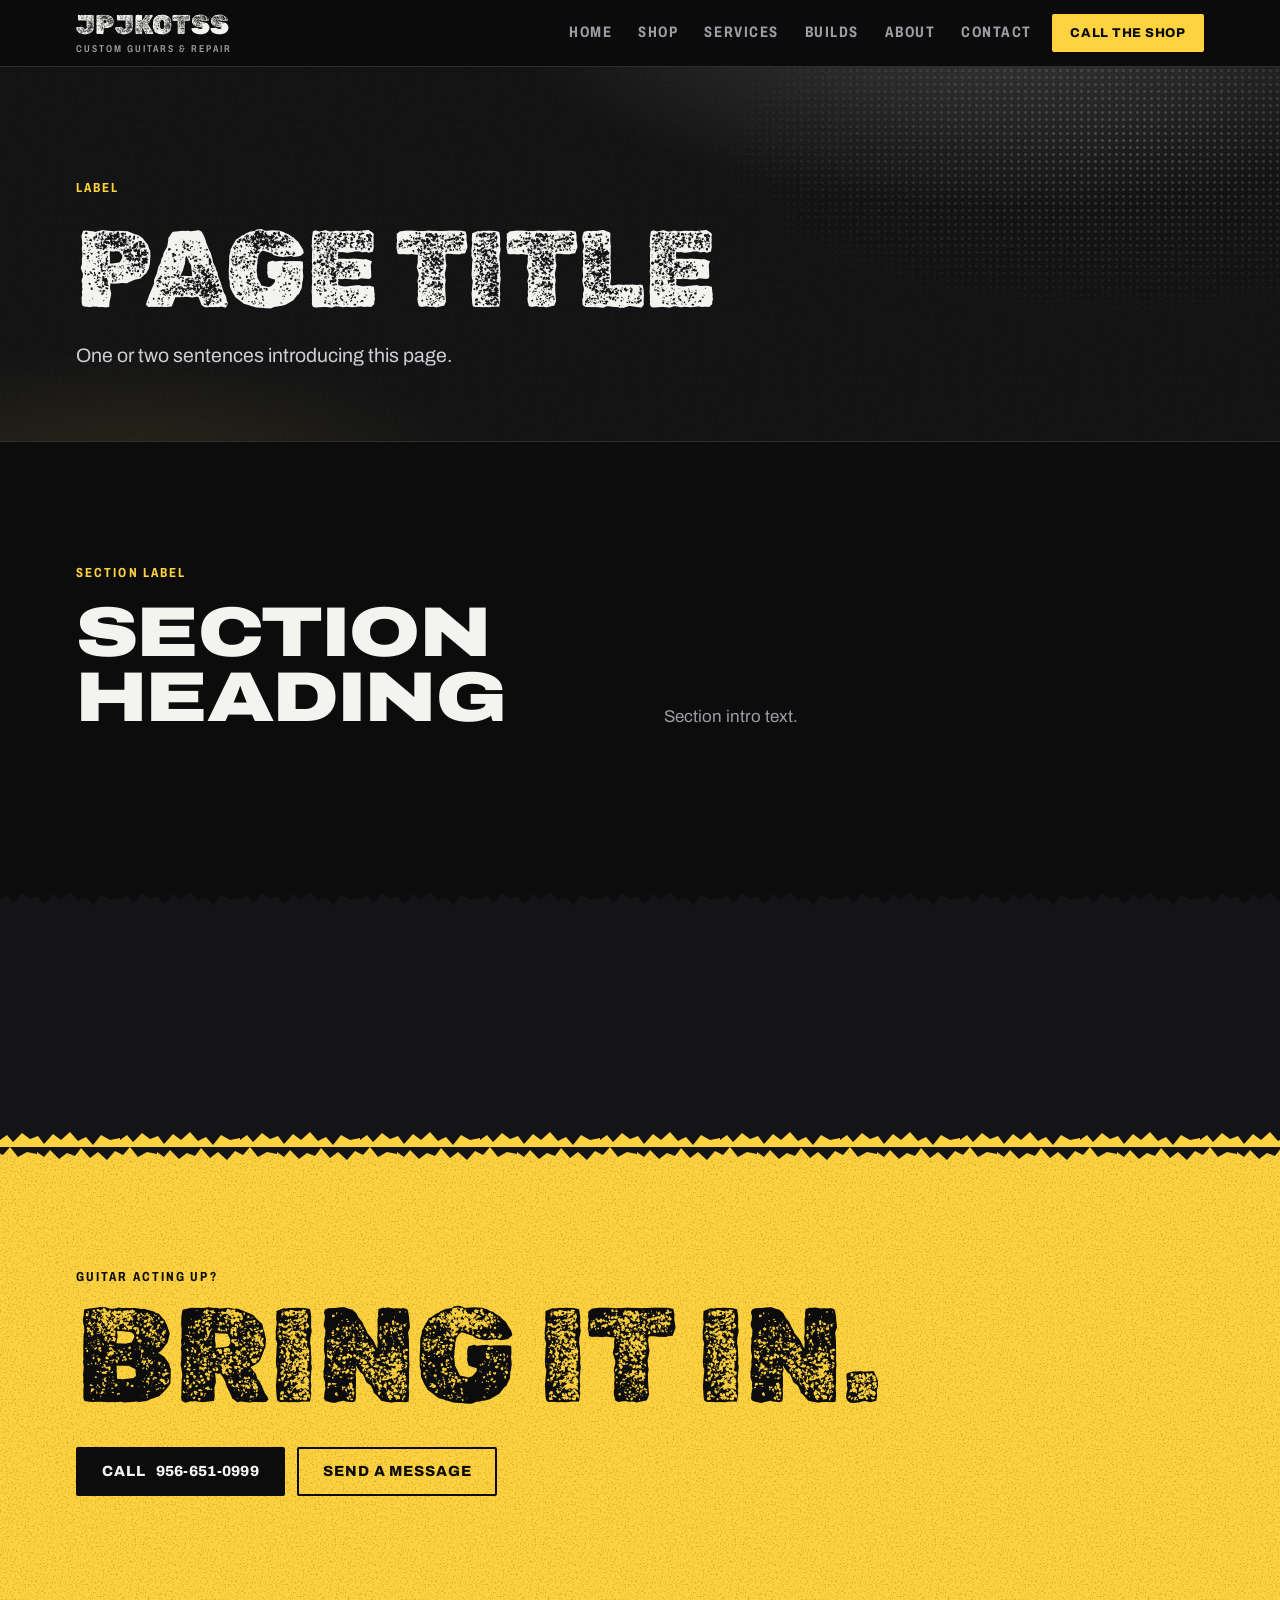
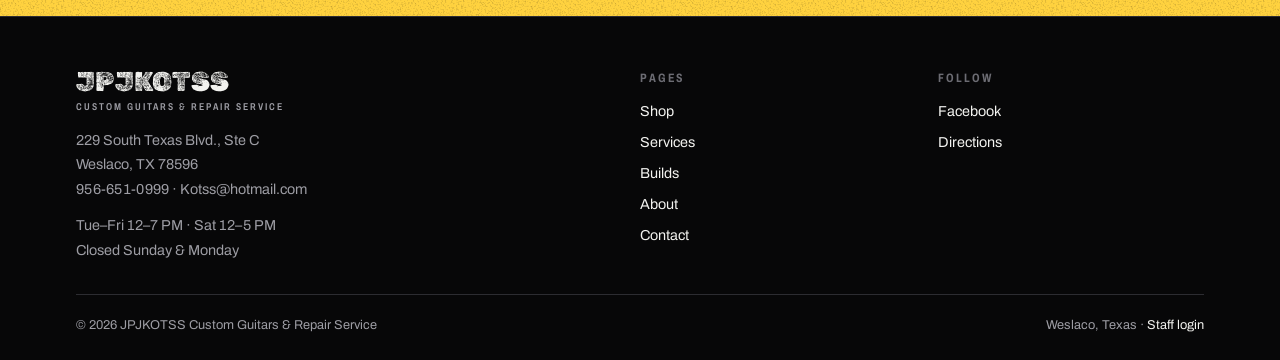
<file: _template.html>
<!DOCTYPE html>
<html lang="en">
<head>
  <meta charset="utf-8">
  <meta name="viewport" content="width=device-width, initial-scale=1, viewport-fit=cover">
  <title>New Page | JPJKOTSS Custom Guitars &amp; Repair</title>
  <meta name="description" content="Describe this page in one sentence for search results.">
  <link rel="preconnect" href="https://fonts.googleapis.com">
  <link rel="preconnect" href="https://fonts.gstatic.com" crossorigin>
  <link rel="stylesheet" href="https://fonts.googleapis.com/css2?family=Archivo:ital,wdth,wght@0,62..125,400..900;1,62..125,400..900&amp;family=Rubik+Dirt&amp;display=swap">
  <link rel="stylesheet" href="css/styles.css">
</head>
<body>
  <a class="skip" href="#main">Skip to content</a>

  <!-- header: same on every page -->
  <header class="nav">
    <div class="wrap">
      <a class="brand" href="index.html">JPJKOTSS<small>Custom Guitars &amp; Repair</small></a>
      <ul class="nav-links" id="nav-links">
        <li><a href="index.html">Home</a></li>
        <li><a href="shop.html">Shop</a></li>
        <li><a href="services.html">Services</a></li>
        <li><a href="builds.html">Builds</a></li>
        <li><a href="about.html">About</a></li>
        <li><a href="contact.html">Contact</a></li>
      </ul>
      <a class="btn btn-primary" href="tel:+19566510999">Call the shop</a>
      <button class="menu-btn" type="button" aria-controls="nav-links" aria-expanded="false" aria-label="Menu"><span></span></button>
    </div>
  </header>

  <main id="main">
    <!-- copy this file for a new page. update the title + description, and add the link to the header/footer on every page -->
    <section class="hero page">
      <div class="wrap">
        <p class="eyebrow">Label</p>
        <h1>Page title</h1>
        <p class="tag">One or two sentences introducing this page.</p>
      </div>
    </section>

    <section>
      <div class="wrap">
        <div class="sec-head">
          <p class="eyebrow">Section label</p>
          <h2>Section heading</h2>
          <p class="lede">Section intro text.</p>
        </div>
        <!-- content here -->
      </div>
    </section>

    <section class="alt">
      <div class="wrap">
        <!-- .alt = alternate background -->
      </div>
    </section>

    <section class="cta-band">
      <div class="wrap">
        <div>
          <p class="eyebrow">Guitar acting up?</p>
          <h2>Bring it in.</h2>
        </div>
        <div class="cta-row">
          <a class="btn btn-dark" href="tel:+19566510999">Call <span class="num">956-651-0999</span></a>
          <a class="btn btn-line" href="contact.html">Send a message</a>
        </div>
      </div>
    </section>
  </main>

  <!-- footer: same on every page -->
  <footer class="site-footer">
    <div class="wrap">
      <div>
        <a class="brand" href="index.html">JPJKOTSS<small>Custom Guitars &amp; Repair Service</small></a>
        <address>229 South Texas Blvd., Ste C<br>Weslaco, TX 78596<br><span class="num">956-651-0999</span> · Kotss@hotmail.com</address>
        <p class="foot-hours">Tue–Fri 12–7 PM · Sat 12–5 PM<br>Closed Sunday &amp; Monday</p>
      </div>
      <div>
        <h4>Pages</h4>
        <ul>
          <li><a href="shop.html">Shop</a></li>
          <li><a href="services.html">Services</a></li>
          <li><a href="builds.html">Builds</a></li>
          <li><a href="about.html">About</a></li>
          <li><a href="contact.html">Contact</a></li>
        </ul>
      </div>
      <div>
        <h4>Follow</h4>
        <ul>
          <li><a href="https://www.facebook.com/profile.php?id=100082822060140" target="_blank" rel="noopener">Facebook</a></li>
          <li><a href="https://www.google.com/maps/search/?api=1&amp;query=229+South+Texas+Blvd+Ste+C+Weslaco+TX+78596" target="_blank" rel="noopener">Directions</a></li>
        </ul>
      </div>
      <p class="legal"><span>© <span data-year>2026</span> JPJKOTSS Custom Guitars &amp; Repair Service</span><span>Weslaco, Texas · <a href="admin/login.html">Staff login</a></span></p>
    </div>
  </footer>

  <script src="js/main.js"></script>
</body>
</html>
</file>
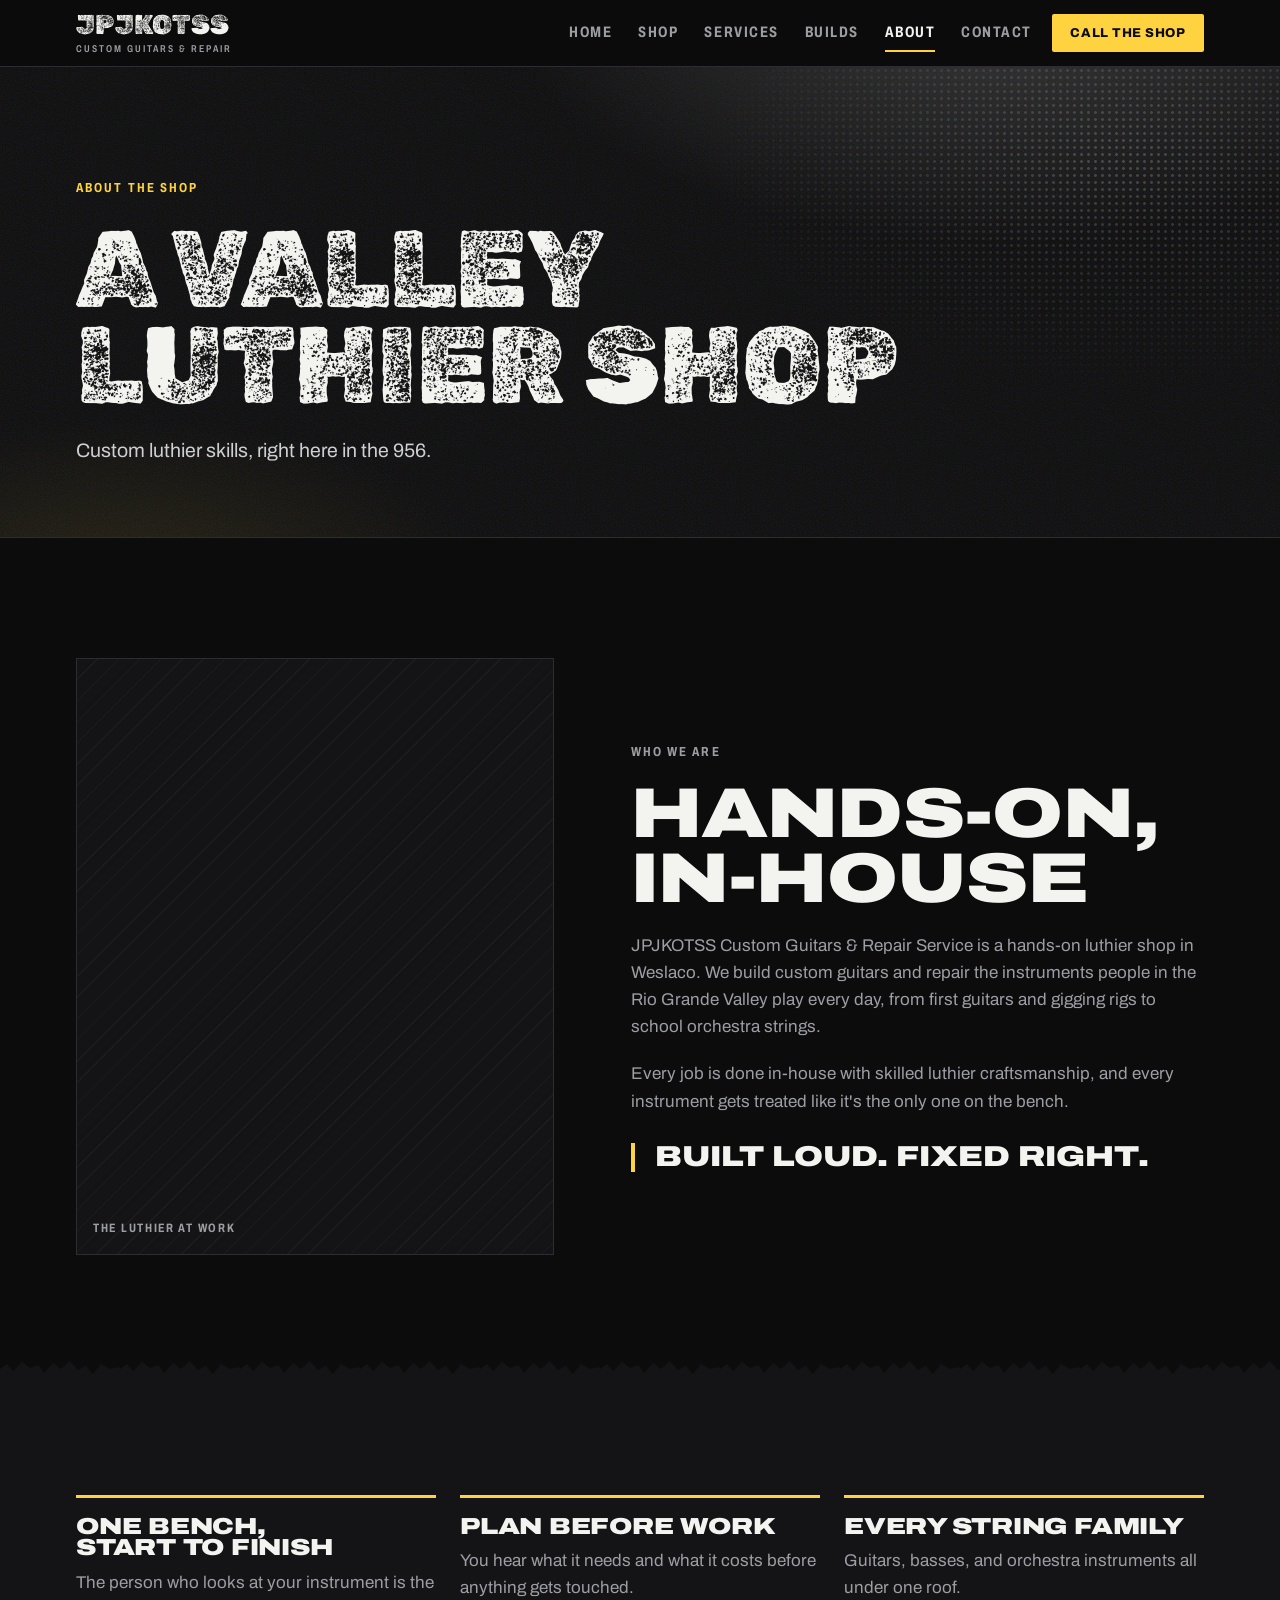
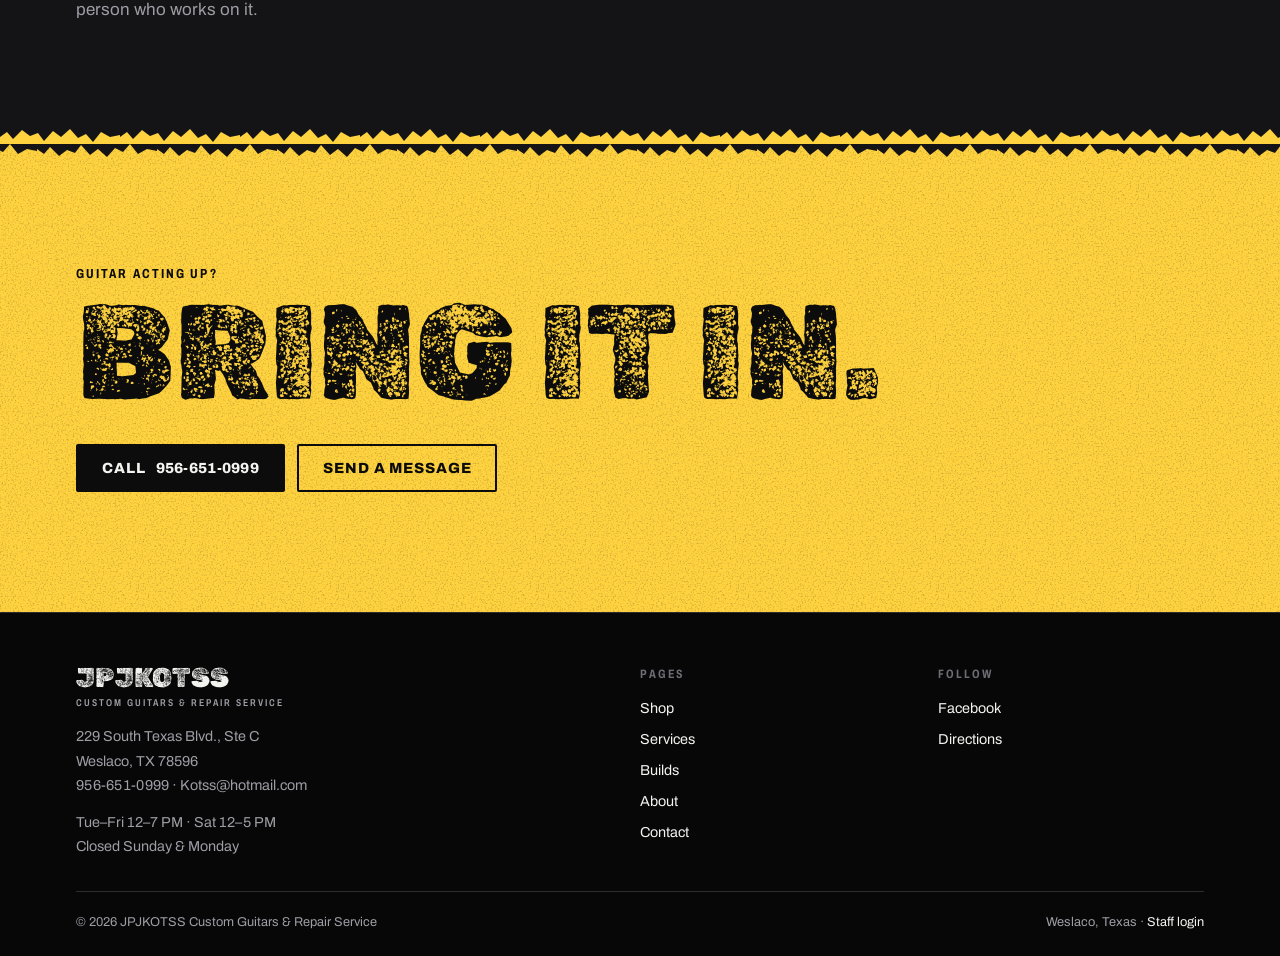
<file: about.html>
<!DOCTYPE html>
<html lang="en">
<head>
  <meta charset="utf-8">
  <meta name="viewport" content="width=device-width, initial-scale=1, viewport-fit=cover">
  <title>About | JPJKOTSS Custom Guitars &amp; Repair</title>
  <meta name="description" content="JPJKOTSS Custom Guitars &amp; Repair Service is a luthier shop in Weslaco, Texas.">
  <link rel="preconnect" href="https://fonts.googleapis.com">
  <link rel="preconnect" href="https://fonts.gstatic.com" crossorigin>
  <link rel="stylesheet" href="https://fonts.googleapis.com/css2?family=Archivo:ital,wdth,wght@0,62..125,400..900;1,62..125,400..900&amp;family=Rubik+Dirt&amp;display=swap">
  <link rel="stylesheet" href="css/styles.css">
</head>
<body>
  <a class="skip" href="#main">Skip to content</a>

  <!-- header: same on every page -->
  <header class="nav">
    <div class="wrap">
      <a class="brand" href="index.html">JPJKOTSS<small>Custom Guitars &amp; Repair</small></a>
      <ul class="nav-links" id="nav-links">
        <li><a href="index.html">Home</a></li>
        <li><a href="shop.html">Shop</a></li>
        <li><a href="services.html">Services</a></li>
        <li><a href="builds.html">Builds</a></li>
        <li><a href="about.html">About</a></li>
        <li><a href="contact.html">Contact</a></li>
      </ul>
      <a class="btn btn-primary" href="tel:+19566510999">Call the shop</a>
      <button class="menu-btn" type="button" aria-controls="nav-links" aria-expanded="false" aria-label="Menu"><span></span></button>
    </div>
  </header>

  <main id="main">
    <section class="hero page">
      <div class="wrap">
        <p class="eyebrow">About the shop</p>
        <h1>A Valley luthier shop</h1>
        <p class="tag">Custom luthier skills, right here in the 956.</p>
      </div>
    </section>

    <section aria-labelledby="about-title">
      <div class="wrap about-grid">
        <!-- photo of the luthier at the bench -->
        <figure class="slot"><!-- <img src="images/your-photo.jpg" alt="Describe the photo"> --><figcaption>the luthier at work</figcaption></figure>
        <div class="about-copy">
          <p class="eyebrow">Who we are</p>
          <h2 id="about-title">Hands-on, in-house</h2>
          <p>JPJKOTSS Custom Guitars &amp; Repair Service is a hands-on luthier shop in Weslaco. We build custom guitars and repair the instruments people in the Rio Grande Valley play every day, from first guitars and gigging rigs to school orchestra strings.</p>
          <p>Every job is done in-house with skilled luthier craftsmanship, and every instrument gets treated like it's the only one on the bench.</p>
          <blockquote class="pull">Built loud. Fixed right.</blockquote>
        </div>
      </div>
    </section>

    <section class="alt" aria-label="How we work">
      <div class="wrap values">
        <div><h3>One bench, start to finish</h3><p>The person who looks at your instrument is the person who works on it.</p></div>
        <div><h3>Plan before work</h3><p>You hear what it needs and what it costs before anything gets touched.</p></div>
        <div><h3>Every string family</h3><p>Guitars, basses, and orchestra instruments all under one roof.</p></div>
      </div>
    </section>

    <section class="cta-band">
      <div class="wrap">
        <div>
          <p class="eyebrow">Guitar acting up?</p>
          <h2>Bring it in.</h2>
        </div>
        <div class="cta-row">
          <a class="btn btn-dark" href="tel:+19566510999">Call <span class="num">956-651-0999</span></a>
          <a class="btn btn-line" href="contact.html">Send a message</a>
        </div>
      </div>
    </section>
  </main>

  <!-- footer: same on every page -->
  <footer class="site-footer">
    <div class="wrap">
      <div>
        <a class="brand" href="index.html">JPJKOTSS<small>Custom Guitars &amp; Repair Service</small></a>
        <address>229 South Texas Blvd., Ste C<br>Weslaco, TX 78596<br><span class="num">956-651-0999</span> · Kotss@hotmail.com</address>
        <p class="foot-hours">Tue–Fri 12–7 PM · Sat 12–5 PM<br>Closed Sunday &amp; Monday</p>
      </div>
      <div>
        <h4>Pages</h4>
        <ul>
          <li><a href="shop.html">Shop</a></li>
          <li><a href="services.html">Services</a></li>
          <li><a href="builds.html">Builds</a></li>
          <li><a href="about.html">About</a></li>
          <li><a href="contact.html">Contact</a></li>
        </ul>
      </div>
      <div>
        <h4>Follow</h4>
        <ul>
          <li><a href="https://www.facebook.com/profile.php?id=100082822060140" target="_blank" rel="noopener">Facebook</a></li>
          <li><a href="https://www.google.com/maps/search/?api=1&amp;query=229+South+Texas+Blvd+Ste+C+Weslaco+TX+78596" target="_blank" rel="noopener">Directions</a></li>
        </ul>
      </div>
      <p class="legal"><span>© <span data-year>2026</span> JPJKOTSS Custom Guitars &amp; Repair Service</span><span>Weslaco, Texas · <a href="admin/login.html">Staff login</a></span></p>
    </div>
  </footer>

  <script src="js/main.js"></script>
</body>
</html>
</file>
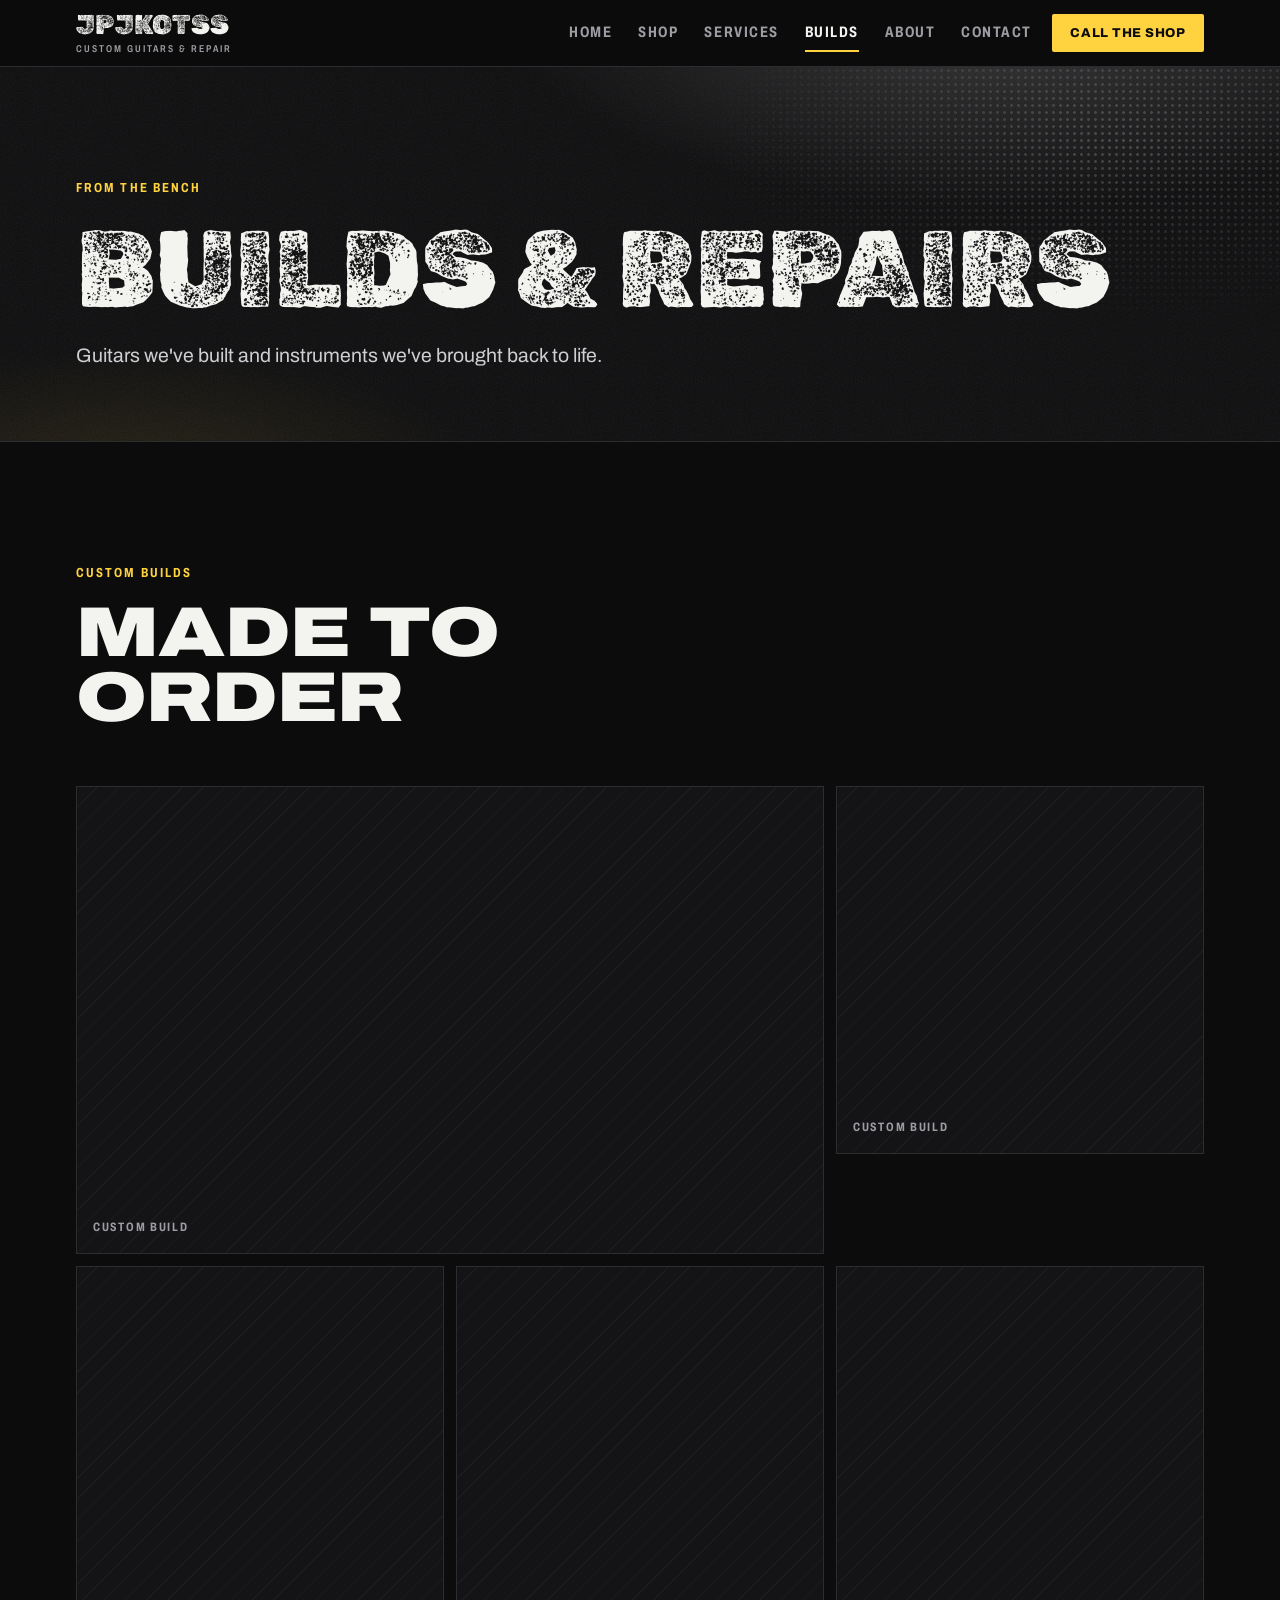
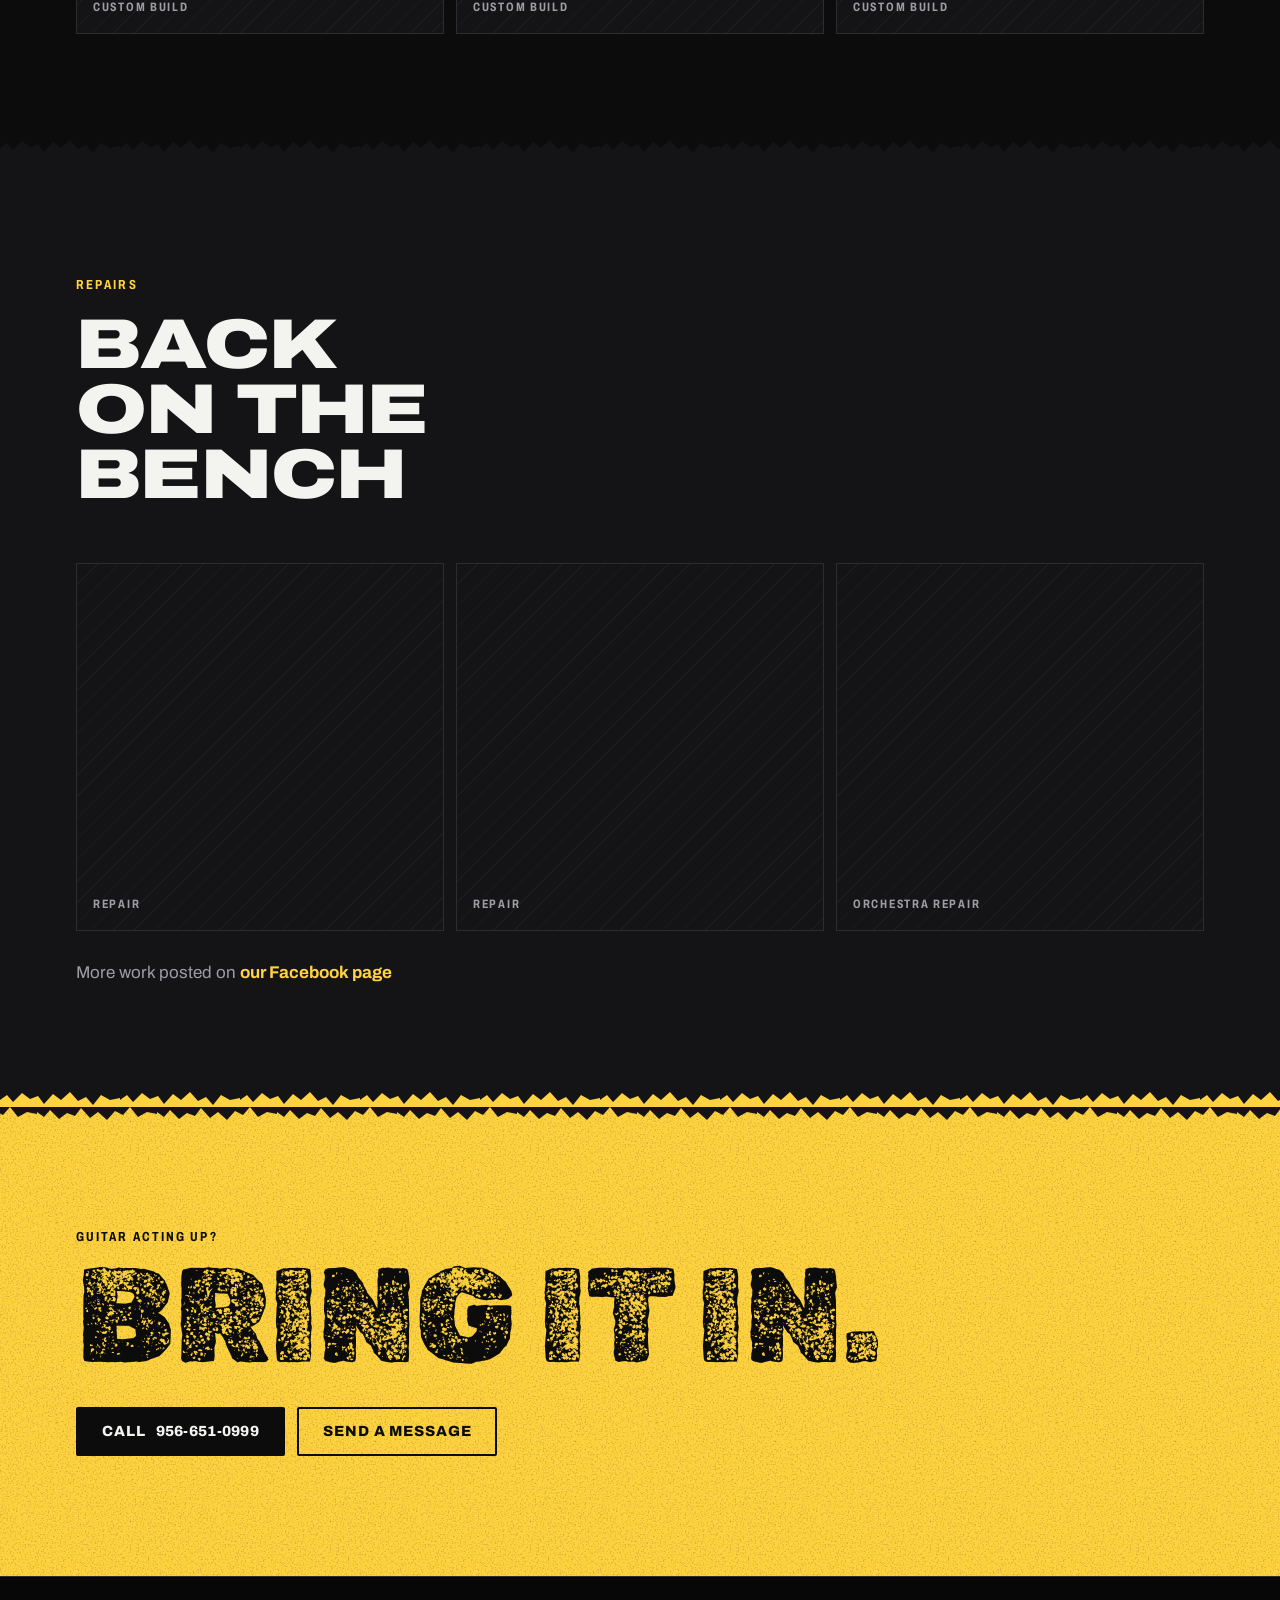
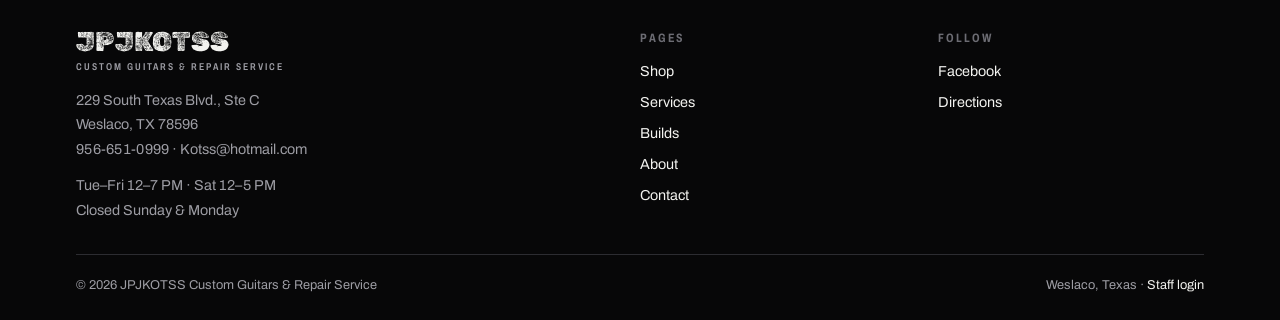
<file: builds.html>
<!DOCTYPE html>
<html lang="en">
<head>
  <meta charset="utf-8">
  <meta name="viewport" content="width=device-width, initial-scale=1, viewport-fit=cover">
  <title>Builds &amp; Repairs | JPJKOTSS Custom Guitars &amp; Repair</title>
  <meta name="description" content="Custom guitars and instrument repairs from the JPJKOTSS bench in Weslaco, TX.">
  <link rel="preconnect" href="https://fonts.googleapis.com">
  <link rel="preconnect" href="https://fonts.gstatic.com" crossorigin>
  <link rel="stylesheet" href="https://fonts.googleapis.com/css2?family=Archivo:ital,wdth,wght@0,62..125,400..900;1,62..125,400..900&amp;family=Rubik+Dirt&amp;display=swap">
  <link rel="stylesheet" href="css/styles.css">
</head>
<body>
  <a class="skip" href="#main">Skip to content</a>

  <!-- header: same on every page -->
  <header class="nav">
    <div class="wrap">
      <a class="brand" href="index.html">JPJKOTSS<small>Custom Guitars &amp; Repair</small></a>
      <ul class="nav-links" id="nav-links">
        <li><a href="index.html">Home</a></li>
        <li><a href="shop.html">Shop</a></li>
        <li><a href="services.html">Services</a></li>
        <li><a href="builds.html">Builds</a></li>
        <li><a href="about.html">About</a></li>
        <li><a href="contact.html">Contact</a></li>
      </ul>
      <a class="btn btn-primary" href="tel:+19566510999">Call the shop</a>
      <button class="menu-btn" type="button" aria-controls="nav-links" aria-expanded="false" aria-label="Menu"><span></span></button>
    </div>
  </header>

  <main id="main">
    <section class="hero page">
      <div class="wrap">
        <p class="eyebrow">From the bench</p>
        <h1>Builds &amp; repairs</h1>
        <p class="tag">Guitars we've built and instruments we've brought back to life.</p>
      </div>
    </section>

    <section aria-label="Custom builds">
      <div class="wrap">
        <div class="sec-head">
          <p class="eyebrow">Custom builds</p>
          <h2>Made to order</h2>
        </div>
        <!-- photos: uncomment the <img> in each figure and set the src. copy a figure to add more -->
        <div class="gallery">
          <figure class="slot wide"><!-- <img src="images/your-photo.jpg" alt="Describe the photo"> --><figcaption>custom build</figcaption></figure>
          <figure class="slot"><!-- <img src="images/your-photo.jpg" alt="Describe the photo"> --><figcaption>custom build</figcaption></figure>
          <figure class="slot"><!-- <img src="images/your-photo.jpg" alt="Describe the photo"> --><figcaption>custom build</figcaption></figure>
          <figure class="slot"><!-- <img src="images/your-photo.jpg" alt="Describe the photo"> --><figcaption>custom build</figcaption></figure>
          <figure class="slot"><!-- <img src="images/your-photo.jpg" alt="Describe the photo"> --><figcaption>custom build</figcaption></figure>
        </div>
      </div>
    </section>

    <section class="alt" aria-label="Repairs">
      <div class="wrap">
        <div class="sec-head">
          <p class="eyebrow">Repairs</p>
          <h2>Back on the bench</h2>
        </div>
        <div class="gallery">
          <figure class="slot"><!-- <img src="images/your-photo.jpg" alt="Describe the photo"> --><figcaption>repair</figcaption></figure>
          <figure class="slot"><!-- <img src="images/your-photo.jpg" alt="Describe the photo"> --><figcaption>repair</figcaption></figure>
          <figure class="slot"><!-- <img src="images/your-photo.jpg" alt="Describe the photo"> --><figcaption>orchestra repair</figcaption></figure>
        </div>
        <p class="more-link">More work posted on <a class="text-link" href="https://www.facebook.com/profile.php?id=100082822060140" target="_blank" rel="noopener">our Facebook page</a></p>
      </div>
    </section>

    <section class="cta-band">
      <div class="wrap">
        <div>
          <p class="eyebrow">Guitar acting up?</p>
          <h2>Bring it in.</h2>
        </div>
        <div class="cta-row">
          <a class="btn btn-dark" href="tel:+19566510999">Call <span class="num">956-651-0999</span></a>
          <a class="btn btn-line" href="contact.html">Send a message</a>
        </div>
      </div>
    </section>
  </main>

  <!-- footer: same on every page -->
  <footer class="site-footer">
    <div class="wrap">
      <div>
        <a class="brand" href="index.html">JPJKOTSS<small>Custom Guitars &amp; Repair Service</small></a>
        <address>229 South Texas Blvd., Ste C<br>Weslaco, TX 78596<br><span class="num">956-651-0999</span> · Kotss@hotmail.com</address>
        <p class="foot-hours">Tue–Fri 12–7 PM · Sat 12–5 PM<br>Closed Sunday &amp; Monday</p>
      </div>
      <div>
        <h4>Pages</h4>
        <ul>
          <li><a href="shop.html">Shop</a></li>
          <li><a href="services.html">Services</a></li>
          <li><a href="builds.html">Builds</a></li>
          <li><a href="about.html">About</a></li>
          <li><a href="contact.html">Contact</a></li>
        </ul>
      </div>
      <div>
        <h4>Follow</h4>
        <ul>
          <li><a href="https://www.facebook.com/profile.php?id=100082822060140" target="_blank" rel="noopener">Facebook</a></li>
          <li><a href="https://www.google.com/maps/search/?api=1&amp;query=229+South+Texas+Blvd+Ste+C+Weslaco+TX+78596" target="_blank" rel="noopener">Directions</a></li>
        </ul>
      </div>
      <p class="legal"><span>© <span data-year>2026</span> JPJKOTSS Custom Guitars &amp; Repair Service</span><span>Weslaco, Texas · <a href="admin/login.html">Staff login</a></span></p>
    </div>
  </footer>

  <script src="js/main.js"></script>
</body>
</html>
</file>
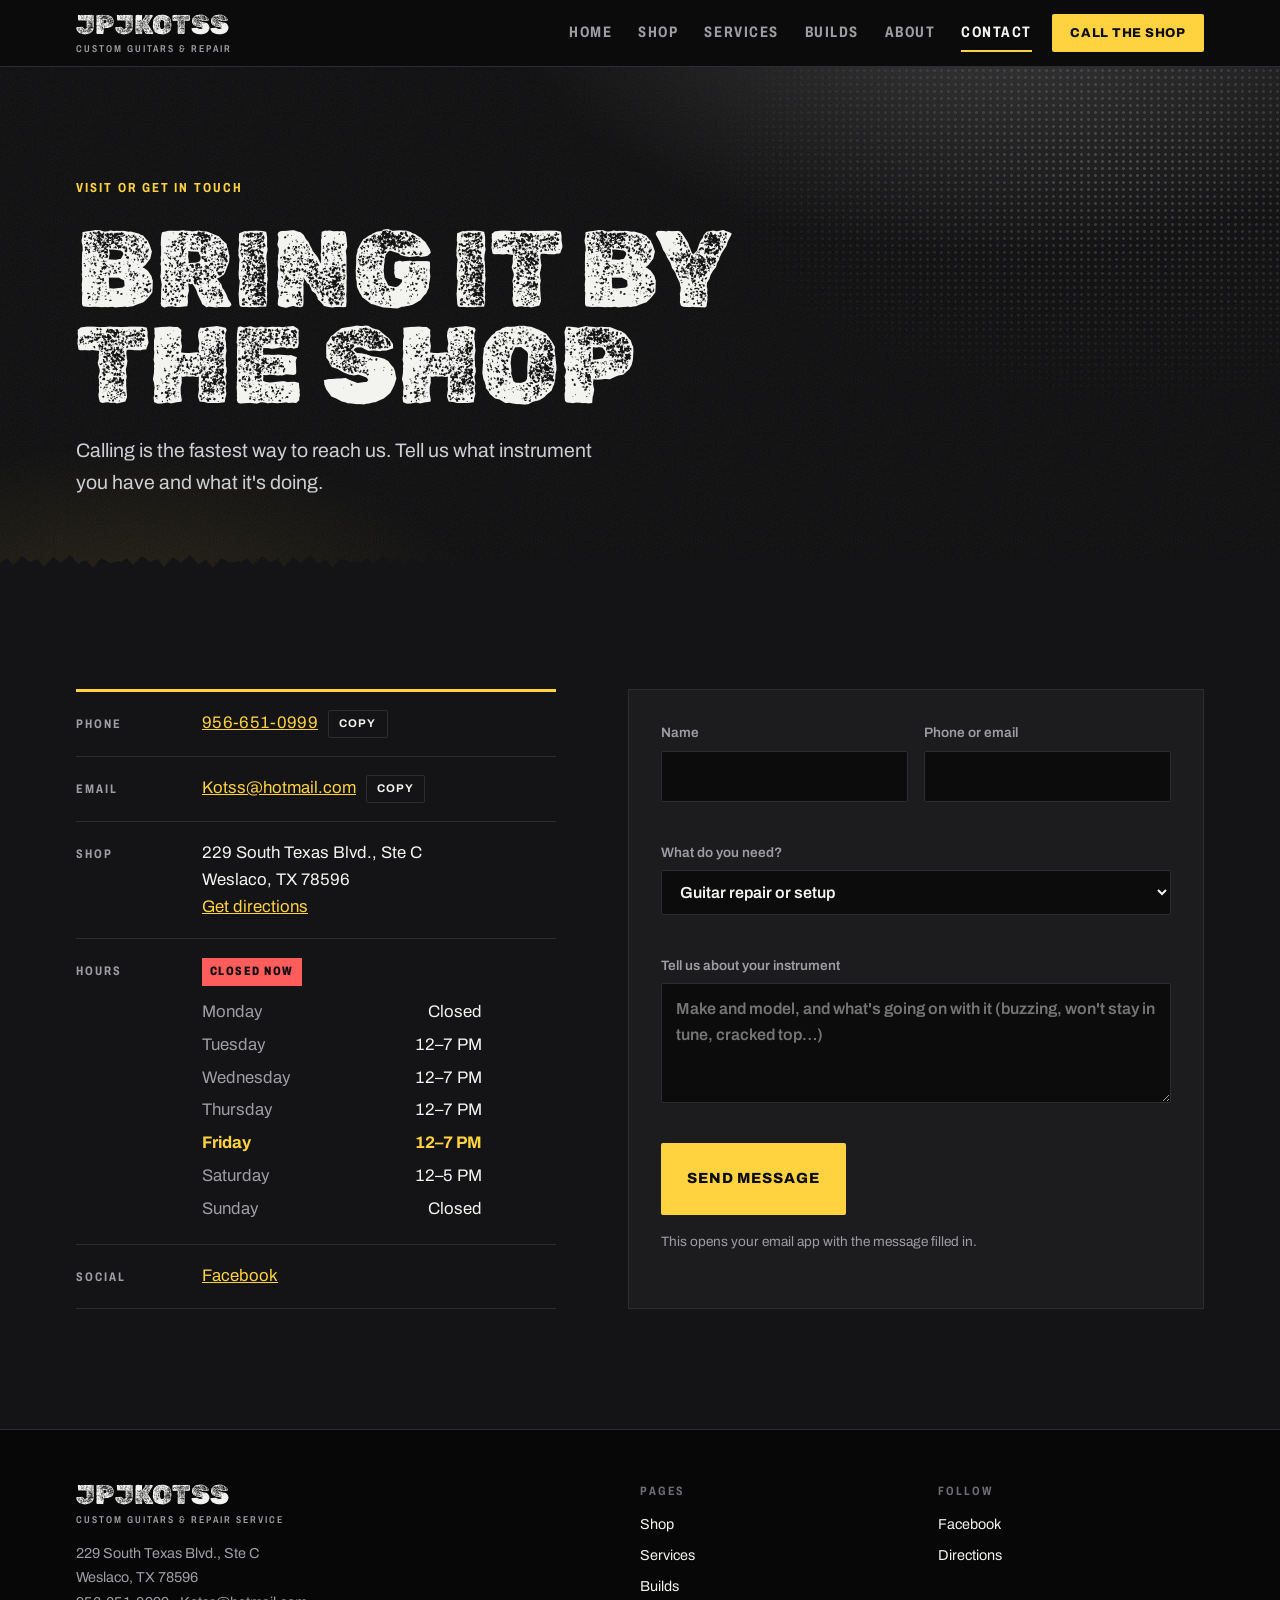
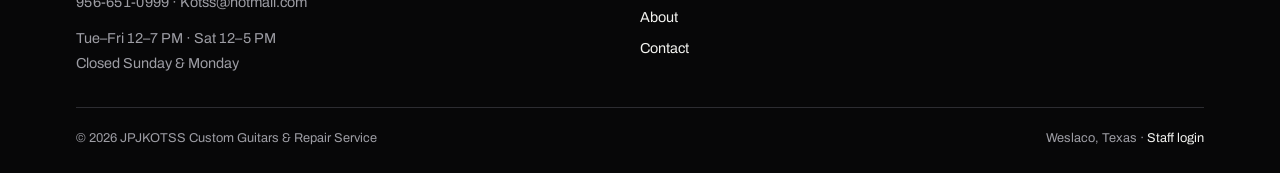
<file: contact.html>
<!DOCTYPE html>
<html lang="en">
<head>
  <meta charset="utf-8">
  <meta name="viewport" content="width=device-width, initial-scale=1, viewport-fit=cover">
  <title>Contact | JPJKOTSS Custom Guitars &amp; Repair</title>
  <meta name="description" content="Call, email or visit JPJKOTSS Custom Guitars &amp; Repair at 229 South Texas Blvd. Ste C, Weslaco, TX 78596.">
  <link rel="preconnect" href="https://fonts.googleapis.com">
  <link rel="preconnect" href="https://fonts.gstatic.com" crossorigin>
  <link rel="stylesheet" href="https://fonts.googleapis.com/css2?family=Archivo:ital,wdth,wght@0,62..125,400..900;1,62..125,400..900&amp;family=Rubik+Dirt&amp;display=swap">
  <link rel="stylesheet" href="css/styles.css">
</head>
<body>
  <a class="skip" href="#main">Skip to content</a>

  <!-- header: same on every page -->
  <header class="nav">
    <div class="wrap">
      <a class="brand" href="index.html">JPJKOTSS<small>Custom Guitars &amp; Repair</small></a>
      <ul class="nav-links" id="nav-links">
        <li><a href="index.html">Home</a></li>
        <li><a href="shop.html">Shop</a></li>
        <li><a href="services.html">Services</a></li>
        <li><a href="builds.html">Builds</a></li>
        <li><a href="about.html">About</a></li>
        <li><a href="contact.html">Contact</a></li>
      </ul>
      <a class="btn btn-primary" href="tel:+19566510999">Call the shop</a>
      <button class="menu-btn" type="button" aria-controls="nav-links" aria-expanded="false" aria-label="Menu"><span></span></button>
    </div>
  </header>

  <main id="main">
    <section class="hero page">
      <div class="wrap">
        <p class="eyebrow">Visit or get in touch</p>
        <h1>Bring it by the shop</h1>
        <p class="tag">Calling is the fastest way to reach us. Tell us what instrument you have and what it's doing.</p>
      </div>
    </section>

    <section class="dark-band" aria-label="Contact details">
      <div class="wrap contact-grid">
        <dl class="info">
          <div class="info-row"><dt>Phone</dt><dd><a class="sel num" href="tel:+19566510999">956-651-0999</a><button class="copy" type="button" data-copy="956-651-0999">Copy</button></dd></div>
          <div class="info-row"><dt>Email</dt><dd><a class="sel" href="mailto:Kotss@hotmail.com">Kotss@hotmail.com</a><button class="copy" type="button" data-copy="Kotss@hotmail.com">Copy</button></dd></div>
          <div class="info-row"><dt>Shop</dt><dd>229 South Texas Blvd., Ste C<br>Weslaco, TX 78596<br><a href="https://www.google.com/maps/search/?api=1&amp;query=229+South+Texas+Blvd+Ste+C+Weslaco+TX+78596" target="_blank" rel="noopener">Get directions</a></dd></div>
          <div class="info-row"><dt>Hours</dt><dd>
            <span class="open-now" id="open-now" hidden></span>
            <ul class="hours">
              <li data-day="1"><span>Monday</span><span>Closed</span></li>
              <li data-day="2"><span>Tuesday</span><span>12–7 PM</span></li>
              <li data-day="3"><span>Wednesday</span><span>12–7 PM</span></li>
              <li data-day="4"><span>Thursday</span><span>12–7 PM</span></li>
              <li data-day="5"><span>Friday</span><span>12–7 PM</span></li>
              <li data-day="6"><span>Saturday</span><span>12–5 PM</span></li>
              <li data-day="0"><span>Sunday</span><span>Closed</span></li>
            </ul>
          </dd></div>
          <div class="info-row"><dt>Social</dt><dd><a href="https://www.facebook.com/profile.php?id=100082822060140" target="_blank" rel="noopener">Facebook</a></dd></div>
        </dl>
        <form class="contact-form" id="contact-form" novalidate>
          <label>Name<input id="f-name" name="name" autocomplete="name" required></label>
          <label>Phone or email<input id="f-reply" name="reply" required></label>
          <label class="full">What do you need?
            <select id="f-type" name="type">
              <option>Guitar repair or setup</option>
              <option>Buying from the shop</option>
              <option>Custom guitar build</option>
              <option>Orchestra instrument repair</option>
              <option>Something else</option>
            </select>
          </label>
          <label class="full">Tell us about your instrument<textarea id="f-msg" name="message" placeholder="Make and model, and what's going on with it (buzzing, won't stay in tune, cracked top…)"></textarea></label>
          <button class="btn btn-primary full" type="submit">Send message</button>
          <p class="form-note full" id="form-note" role="status">This opens your email app with the message filled in.</p>
        </form>
      </div>
    </section>
  </main>

  <!-- footer: same on every page -->
  <footer class="site-footer">
    <div class="wrap">
      <div>
        <a class="brand" href="index.html">JPJKOTSS<small>Custom Guitars &amp; Repair Service</small></a>
        <address>229 South Texas Blvd., Ste C<br>Weslaco, TX 78596<br><span class="num">956-651-0999</span> · Kotss@hotmail.com</address>
        <p class="foot-hours">Tue–Fri 12–7 PM · Sat 12–5 PM<br>Closed Sunday &amp; Monday</p>
      </div>
      <div>
        <h4>Pages</h4>
        <ul>
          <li><a href="shop.html">Shop</a></li>
          <li><a href="services.html">Services</a></li>
          <li><a href="builds.html">Builds</a></li>
          <li><a href="about.html">About</a></li>
          <li><a href="contact.html">Contact</a></li>
        </ul>
      </div>
      <div>
        <h4>Follow</h4>
        <ul>
          <li><a href="https://www.facebook.com/profile.php?id=100082822060140" target="_blank" rel="noopener">Facebook</a></li>
          <li><a href="https://www.google.com/maps/search/?api=1&amp;query=229+South+Texas+Blvd+Ste+C+Weslaco+TX+78596" target="_blank" rel="noopener">Directions</a></li>
        </ul>
      </div>
      <p class="legal"><span>© <span data-year>2026</span> JPJKOTSS Custom Guitars &amp; Repair Service</span><span>Weslaco, Texas · <a href="admin/login.html">Staff login</a></span></p>
    </div>
  </footer>

  <script src="js/main.js"></script>
</body>
</html>
</file>
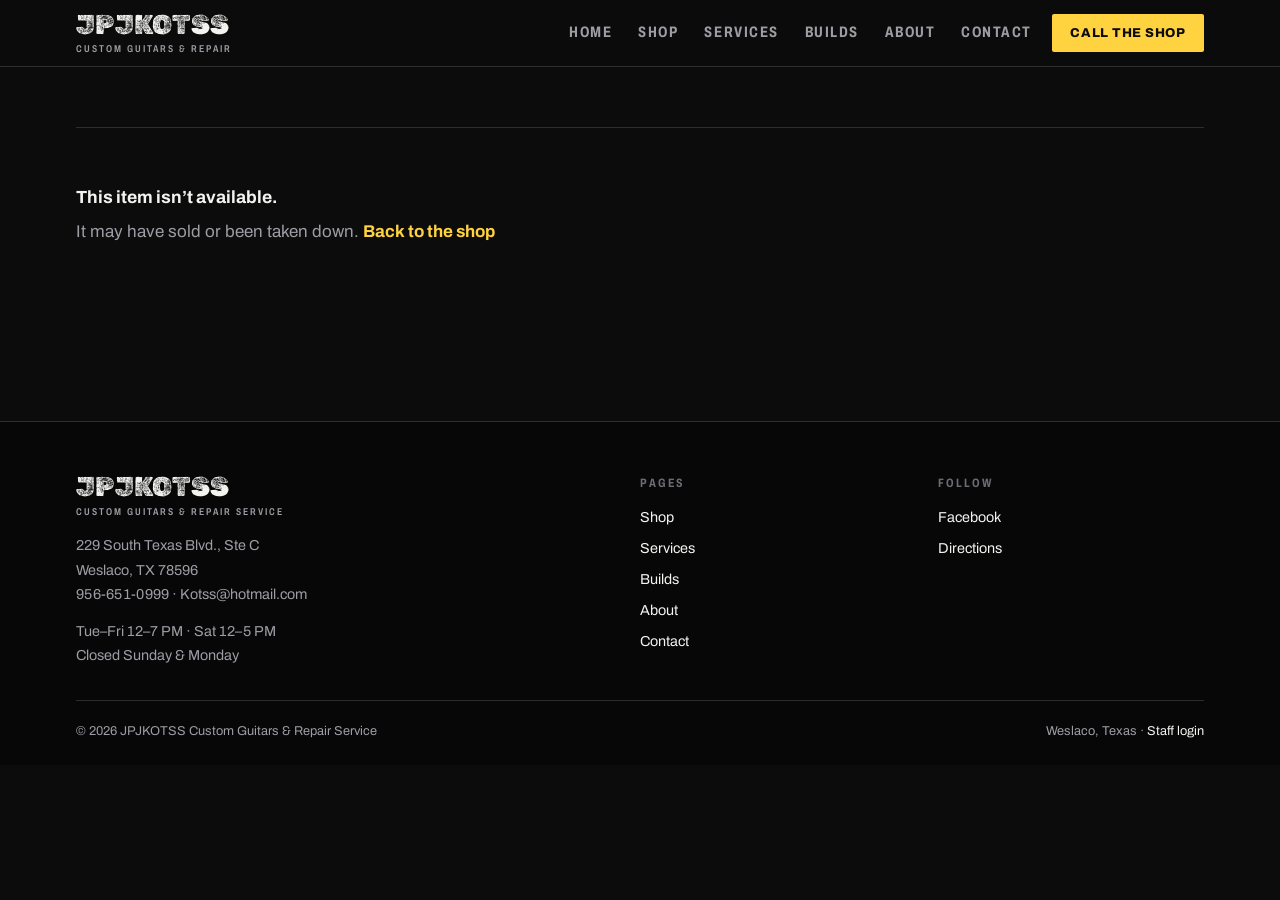
<file: item.html>
<!DOCTYPE html>
<html lang="en">
<head>
  <meta charset="utf-8">
  <meta name="viewport" content="width=device-width, initial-scale=1, viewport-fit=cover">
  <title>Item | JPJKOTSS Custom Guitars &amp; Repair</title>
  <meta name="description" content="Item for sale at JPJKOTSS Custom Guitars &amp; Repair in Weslaco, TX.">
  <link rel="preconnect" href="https://fonts.googleapis.com">
  <link rel="preconnect" href="https://fonts.gstatic.com" crossorigin>
  <link rel="stylesheet" href="https://fonts.googleapis.com/css2?family=Archivo:ital,wdth,wght@0,62..125,400..900;1,62..125,400..900&amp;family=Rubik+Dirt&amp;display=swap">
  <link rel="stylesheet" href="css/styles.css">
  <link rel="stylesheet" href="css/shop.css">
</head>
<body>
  <a class="skip" href="#main">Skip to content</a>

  <!-- header: same on every page -->
  <header class="nav">
    <div class="wrap">
      <a class="brand" href="index.html">JPJKOTSS<small>Custom Guitars &amp; Repair</small></a>
      <ul class="nav-links" id="nav-links">
        <li><a href="index.html">Home</a></li>
        <li><a href="shop.html">Shop</a></li>
        <li><a href="services.html">Services</a></li>
        <li><a href="builds.html">Builds</a></li>
        <li><a href="about.html">About</a></li>
        <li><a href="contact.html">Contact</a></li>
      </ul>
      <a class="btn btn-primary" href="tel:+19566510999">Call the shop</a>
      <button class="menu-btn" type="button" aria-controls="nav-links" aria-expanded="false" aria-label="Menu"><span></span></button>
    </div>
  </header>

  <main id="main">
    <div class="demo-note" id="demo-note" hidden><div class="wrap"><b>Preview</b><span>Sample items. Real inventory shows here once the shop database is connected.</span></div></div>

    <section class="tight-top">
      <div class="wrap" id="item-view"><p class="result-count">Loading item…</p></div>
    </section>

    <section class="alt" id="related" hidden>
      <div class="wrap">
        <div class="sec-head"><p class="eyebrow">More like this</p><h2>Also in the shop</h2><a class="text-link" href="shop.html">Back to the shop →</a></div>
        <div class="product-grid" id="related-grid"></div>
      </div>
    </section>
  </main>

  <!-- footer: same on every page -->
  <footer class="site-footer">
    <div class="wrap">
      <div>
        <a class="brand" href="index.html">JPJKOTSS<small>Custom Guitars &amp; Repair Service</small></a>
        <address>229 South Texas Blvd., Ste C<br>Weslaco, TX 78596<br><span class="num">956-651-0999</span> · Kotss@hotmail.com</address>
        <p class="foot-hours">Tue–Fri 12–7 PM · Sat 12–5 PM<br>Closed Sunday &amp; Monday</p>
      </div>
      <div>
        <h4>Pages</h4>
        <ul>
          <li><a href="shop.html">Shop</a></li>
          <li><a href="services.html">Services</a></li>
          <li><a href="builds.html">Builds</a></li>
          <li><a href="about.html">About</a></li>
          <li><a href="contact.html">Contact</a></li>
        </ul>
      </div>
      <div>
        <h4>Follow</h4>
        <ul>
          <li><a href="https://www.facebook.com/profile.php?id=100082822060140" target="_blank" rel="noopener">Facebook</a></li>
          <li><a href="https://www.google.com/maps/search/?api=1&amp;query=229+South+Texas+Blvd+Ste+C+Weslaco+TX+78596" target="_blank" rel="noopener">Directions</a></li>
        </ul>
      </div>
      <p class="legal"><span>© <span data-year>2026</span> JPJKOTSS Custom Guitars &amp; Repair Service</span><span>Weslaco, Texas · <a href="admin/login.html">Staff login</a></span></p>
    </div>
  </footer>

  <script src="js/main.js"></script>
  <script type="module" src="js/shop.js"></script>
</body>
</html>
</file>
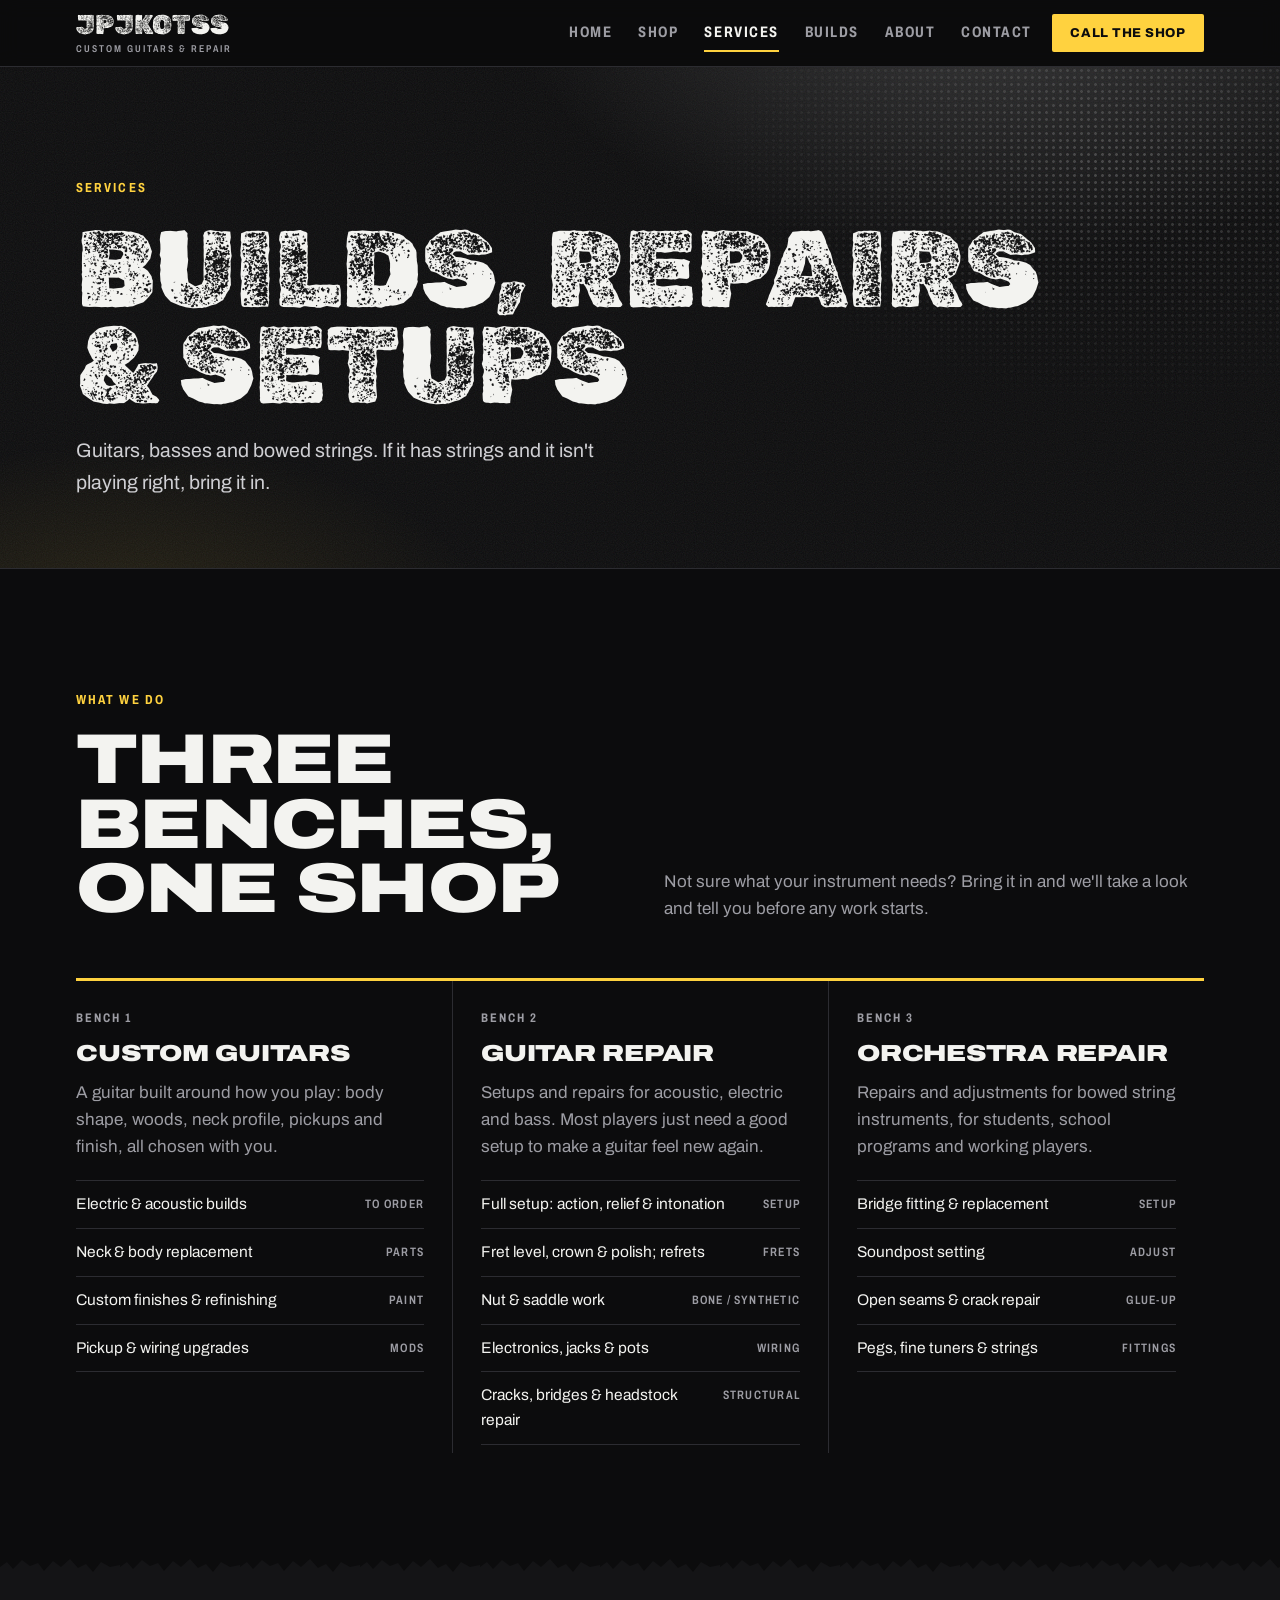
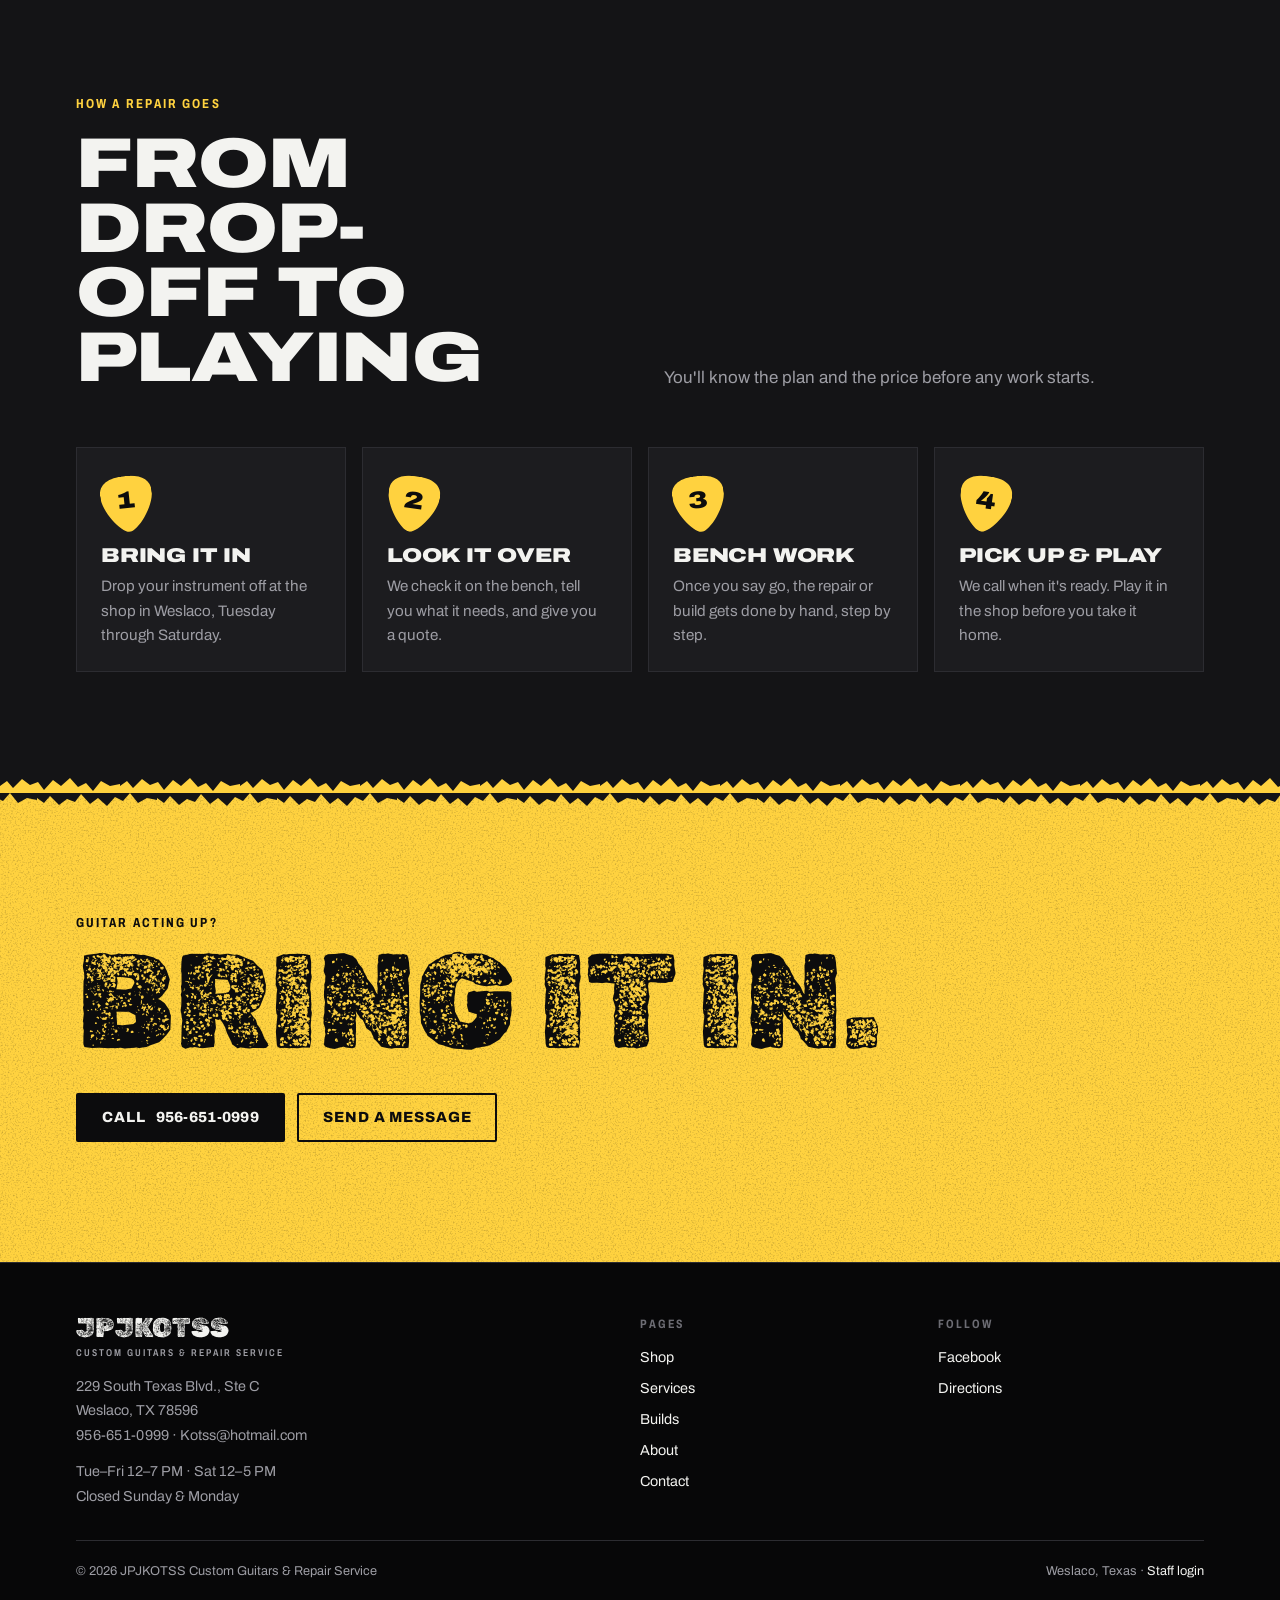
<file: services.html>
<!DOCTYPE html>
<html lang="en">
<head>
  <meta charset="utf-8">
  <meta name="viewport" content="width=device-width, initial-scale=1, viewport-fit=cover">
  <title>Services | JPJKOTSS Custom Guitars &amp; Repair</title>
  <meta name="description" content="Custom guitar builds, guitar setups and repair, and orchestra instrument repair in Weslaco, TX.">
  <link rel="preconnect" href="https://fonts.googleapis.com">
  <link rel="preconnect" href="https://fonts.gstatic.com" crossorigin>
  <link rel="stylesheet" href="https://fonts.googleapis.com/css2?family=Archivo:ital,wdth,wght@0,62..125,400..900;1,62..125,400..900&amp;family=Rubik+Dirt&amp;display=swap">
  <link rel="stylesheet" href="css/styles.css">
</head>
<body>
  <a class="skip" href="#main">Skip to content</a>

  <!-- header: same on every page -->
  <header class="nav">
    <div class="wrap">
      <a class="brand" href="index.html">JPJKOTSS<small>Custom Guitars &amp; Repair</small></a>
      <ul class="nav-links" id="nav-links">
        <li><a href="index.html">Home</a></li>
        <li><a href="shop.html">Shop</a></li>
        <li><a href="services.html">Services</a></li>
        <li><a href="builds.html">Builds</a></li>
        <li><a href="about.html">About</a></li>
        <li><a href="contact.html">Contact</a></li>
      </ul>
      <a class="btn btn-primary" href="tel:+19566510999">Call the shop</a>
      <button class="menu-btn" type="button" aria-controls="nav-links" aria-expanded="false" aria-label="Menu"><span></span></button>
    </div>
  </header>

  <main id="main">
    <section class="hero page">
      <div class="wrap">
        <p class="eyebrow">Services</p>
        <h1>Builds, repairs &amp; setups</h1>
        <p class="tag">Guitars, basses and bowed strings. If it has strings and it isn't playing right, bring it in.</p>
      </div>
    </section>

    <section aria-labelledby="svc-title">
      <div class="wrap">
        <div class="sec-head">
          <p class="eyebrow">What we do</p>
          <h2 id="svc-title">Three benches, one shop</h2>
          <p class="lede">Not sure what your instrument needs? Bring it in and we'll take a look and tell you before any work starts.</p>
        </div>
      <div class="services">
        <article class="svc" id="builds">
          <span class="kicker">Bench 1</span>
          <h3>Custom guitars</h3>
          <p>A guitar built around how you play: body shape, woods, neck profile, pickups and finish, all chosen with you.</p>
          <ul>
            <li>Electric &amp; acoustic builds <em>To order</em></li>
            <li>Neck &amp; body replacement <em>Parts</em></li>
            <li>Custom finishes &amp; refinishing <em>Paint</em></li>
            <li>Pickup &amp; wiring upgrades <em>Mods</em></li>
          </ul>
        </article>
        <article class="svc" id="repair">
          <span class="kicker">Bench 2</span>
          <h3>Guitar repair</h3>
          <p>Setups and repairs for acoustic, electric and bass. Most players just need a good setup to make a guitar feel new again.</p>
          <ul>
            <li>Full setup: action, relief &amp; intonation <em>Setup</em></li>
            <li>Fret level, crown &amp; polish; refrets <em>Frets</em></li>
            <li>Nut &amp; saddle work <em>Bone / synthetic</em></li>
            <li>Electronics, jacks &amp; pots <em>Wiring</em></li>
            <li>Cracks, bridges &amp; headstock repair <em>Structural</em></li>
          </ul>
        </article>
        <article class="svc" id="orchestra">
          <span class="kicker">Bench 3</span>
          <h3>Orchestra repair</h3>
          <p>Repairs and adjustments for bowed string instruments, for students, school programs and working players.</p>
          <ul>
            <li>Bridge fitting &amp; replacement <em>Setup</em></li>
            <li>Soundpost setting <em>Adjust</em></li>
            <li>Open seams &amp; crack repair <em>Glue-up</em></li>
            <li>Pegs, fine tuners &amp; strings <em>Fittings</em></li>
          </ul>
        </article>
      </div>
      </div>
    </section>

    <section class="alt" id="process" aria-labelledby="proc-title">
      <div class="wrap">
        <div class="sec-head">
          <p class="eyebrow">How a repair goes</p>
          <h2 id="proc-title">From drop-off to playing</h2>
          <p class="lede">You'll know the plan and the price before any work starts.</p>
        </div>
        <ol class="steps">
          <li><h3>Bring it in</h3><p>Drop your instrument off at the shop in Weslaco, Tuesday through Saturday.</p></li>
          <li><h3>Look it over</h3><p>We check it on the bench, tell you what it needs, and give you a quote.</p></li>
          <li><h3>Bench work</h3><p>Once you say go, the repair or build gets done by hand, step by step.</p></li>
          <li><h3>Pick up &amp; play</h3><p>We call when it's ready. Play it in the shop before you take it home.</p></li>
        </ol>
      </div>
    </section>

    <section class="cta-band">
      <div class="wrap">
        <div>
          <p class="eyebrow">Guitar acting up?</p>
          <h2>Bring it in.</h2>
        </div>
        <div class="cta-row">
          <a class="btn btn-dark" href="tel:+19566510999">Call <span class="num">956-651-0999</span></a>
          <a class="btn btn-line" href="contact.html">Send a message</a>
        </div>
      </div>
    </section>
  </main>

  <!-- footer: same on every page -->
  <footer class="site-footer">
    <div class="wrap">
      <div>
        <a class="brand" href="index.html">JPJKOTSS<small>Custom Guitars &amp; Repair Service</small></a>
        <address>229 South Texas Blvd., Ste C<br>Weslaco, TX 78596<br><span class="num">956-651-0999</span> · Kotss@hotmail.com</address>
        <p class="foot-hours">Tue–Fri 12–7 PM · Sat 12–5 PM<br>Closed Sunday &amp; Monday</p>
      </div>
      <div>
        <h4>Pages</h4>
        <ul>
          <li><a href="shop.html">Shop</a></li>
          <li><a href="services.html">Services</a></li>
          <li><a href="builds.html">Builds</a></li>
          <li><a href="about.html">About</a></li>
          <li><a href="contact.html">Contact</a></li>
        </ul>
      </div>
      <div>
        <h4>Follow</h4>
        <ul>
          <li><a href="https://www.facebook.com/profile.php?id=100082822060140" target="_blank" rel="noopener">Facebook</a></li>
          <li><a href="https://www.google.com/maps/search/?api=1&amp;query=229+South+Texas+Blvd+Ste+C+Weslaco+TX+78596" target="_blank" rel="noopener">Directions</a></li>
        </ul>
      </div>
      <p class="legal"><span>© <span data-year>2026</span> JPJKOTSS Custom Guitars &amp; Repair Service</span><span>Weslaco, Texas · <a href="admin/login.html">Staff login</a></span></p>
    </div>
  </footer>

  <script src="js/main.js"></script>
</body>
</html>
</file>
<file: css/styles.css>
/* JPJKOTSS — main site styles */

:root {
  --bg: #0c0c0d;
  --bg-2: #141416;
  --bg-3: #1c1c1f;
  --line: #2c2c31;
  --text: #f3f3f0;
  --dim: #9d9da4;
  --hot: #ffd23f;
  --ink: #0c0c0d;
  --ok: #5fd38a;
  --warn: #ff9a3c;
  --bad: #ff5c5c;

  --font: "Archivo", "Helvetica Neue", Arial, sans-serif;
  --grit: "Rubik Dirt", "Archivo", Impact, sans-serif;
  --max: 1160px;
  --gutter: max(16px, env(safe-area-inset-left, 0px));

  color-scheme: dark;
}

* {
  box-sizing: border-box;
}

html {
  scroll-behavior: smooth;
  overflow-x: clip;
}

body {
  margin: 0;
  background: var(--bg);
  color: var(--text);
  font-family: var(--font);
  font-size: 17px;
  line-height: 1.6;
  -webkit-font-smoothing: antialiased;
  overflow-x: clip;
}

img {
  display: block;
  max-width: 100%;
}

a {
  color: inherit;
}

p {
  margin: 0;
}

h1, h2, h3 {
  margin: 0;
  font-stretch: 125%;
  font-weight: 900;
  line-height: .92;
  letter-spacing: -.01em;
  text-transform: uppercase;
  text-wrap: balance;
}

h2 {
  font-size: clamp(2.3rem, 6vw, 4.4rem);
}

h3 {
  font-size: 1.45rem;
}

:focus-visible {
  outline: 2px solid var(--hot);
  outline-offset: 3px;
}

@media (prefers-reduced-motion: reduce) {
  html { scroll-behavior: auto; }
  *, *::before, *::after { animation: none !important; transition: none !important; }
}

.wrap {
  max-width: var(--max);
  margin-inline: auto;
  padding-left: var(--gutter);
  padding-right: max(16px, env(safe-area-inset-right, 0px));
}

section {
  padding-block: clamp(64px, 10vw, 120px);
}

.alt,
.dark-band {
  position: relative;
  background: var(--bg-2);
}

/* torn paper edge on top and bottom of the lighter sections */
.alt::before,
.alt::after,
.dark-band::before,
.cta-band::before {
  content: "";
  position: absolute;
  left: 0;
  right: 0;
  z-index: 1;
  height: 16px;
  background: var(--bg-2);
  pointer-events: none;
  -webkit-mask: var(--torn) repeat-x 0 0 / 120px 16px;
  mask: var(--torn) repeat-x 0 0 / 120px 16px;
}
.alt::before,
.dark-band::before,
.cta-band::before {
  top: -15px;
}
.alt::after {
  bottom: -15px;
  transform: scaleY(-1);
  -webkit-mask-position: 37px 0;
  mask-position: 37px 0;
}

:root {
  --torn: url("data:image/svg+xml,%3Csvg xmlns='http://www.w3.org/2000/svg' viewBox='0 0 120 16' preserveAspectRatio='none'%3E%3Cpath d='M0 16V9l7-5 6 7 9-9 8 6 8-3 6 8 9-10 8 6 9-8 8 9 8-4 7 8 8-10 9 5 10-2V16z'/%3E%3C/svg%3E");
}

.tight-top {
  padding-top: clamp(36px, 5vw, 60px);
}

.eyebrow {
  font-stretch: 75%;
  font-weight: 700;
  font-size: .82rem;
  letter-spacing: .16em;
  text-transform: uppercase;
  color: var(--hot);
}

.lede {
  max-width: 58ch;
  color: var(--dim);
}

.num {
  font-variant-numeric: tabular-nums;
  letter-spacing: .02em;
}

.skip {
  position: absolute;
  top: 8px;
  left: -999px;
  z-index: 50;
  padding: 8px 14px;
  background: var(--hot);
  color: var(--ink);
}
.skip:focus {
  left: 16px;
}

/* buttons */

.btn {
  display: inline-flex;
  align-items: center;
  justify-content: center;
  gap: 10px;
  padding: 15px 24px;
  border: 2px solid transparent;
  border-radius: 2px;
  font: inherit;
  font-weight: 800;
  font-size: .92rem;
  letter-spacing: .06em;
  line-height: 1;
  text-transform: uppercase;
  text-decoration: none;
  cursor: pointer;
  transition: transform .12s, box-shadow .12s, background .12s, color .12s;
}

.btn-primary {
  background: var(--hot);
  color: var(--ink);
}
.btn-primary:hover {
  transform: translate(-2px, -2px);
  box-shadow: 4px 4px 0 var(--text);
}

.btn-ghost {
  border-color: var(--text);
  color: var(--text);
}
.btn-ghost:hover {
  background: var(--text);
  color: var(--ink);
}

.btn-dark {
  background: var(--ink);
  color: var(--text);
}
.btn-dark:hover {
  transform: translate(-2px, -2px);
  box-shadow: 4px 4px 0 rgba(0, 0, 0, .35);
}

.btn-line {
  border-color: var(--ink);
  color: var(--ink);
}
.btn-line:hover {
  background: var(--ink);
  color: var(--hot);
}

.text-link {
  color: var(--hot);
  font-weight: 700;
  text-decoration: none;
}
.text-link:hover {
  text-decoration: underline;
  text-underline-offset: 4px;
}

.cta-row {
  display: flex;
  flex-wrap: wrap;
  gap: 12px;
  margin-top: 36px;
}

/* header */

.nav {
  position: sticky;
  top: 0;
  z-index: 20;
  padding-top: env(safe-area-inset-top, 0px);
  background: rgba(12, 12, 13, .92);
  backdrop-filter: blur(10px);
  -webkit-backdrop-filter: blur(10px);
  border-bottom: 1px solid var(--line);
}

.nav .wrap {
  display: flex;
  align-items: center;
  gap: 20px;
  min-height: 66px;
}

.brand {
  margin-right: auto;
  font-family: var(--grit);
  font-weight: 900;
  font-stretch: 125%;
  font-synthesis: none;
  font-size: 1.7rem;
  line-height: 1;
  letter-spacing: .01em;
  text-decoration: none;
}

.brand small {
  display: block;
  font-family: var(--font);
  margin-top: 4px;
  font-stretch: 75%;
  font-weight: 600;
  font-size: .62rem;
  letter-spacing: .2em;
  text-transform: uppercase;
  color: var(--dim);
}

.nav-links {
  display: flex;
  gap: 26px;
  margin: 0;
  padding: 0;
  list-style: none;
}

.nav-links a {
  display: block;
  padding-block: 6px;
  border-bottom: 2px solid transparent;
  font-stretch: 75%;
  font-weight: 700;
  font-size: .95rem;
  letter-spacing: .1em;
  text-transform: uppercase;
  text-decoration: none;
  color: var(--dim);
}
.nav-links a:hover {
  color: var(--text);
}
.nav-links a[aria-current="page"] {
  color: var(--text);
  border-bottom-color: var(--hot);
}

.nav .btn {
  padding: 11px 16px;
  font-size: .8rem;
}

.menu-btn {
  display: none;
  align-items: center;
  justify-content: center;
  width: 44px;
  height: 42px;
  padding: 0;
  border: 2px solid var(--line);
  border-radius: 2px;
  background: none;
  color: var(--text);
  cursor: pointer;
}

.menu-btn span,
.menu-btn span::before,
.menu-btn span::after {
  content: "";
  position: relative;
  display: block;
  width: 18px;
  height: 2px;
  background: currentColor;
}
.menu-btn span::before { position: absolute; top: -6px; }
.menu-btn span::after { position: absolute; top: 6px; }

@media (max-width: 860px) {
  .menu-btn {
    display: inline-flex;
  }

  .nav-links {
    display: none;
    position: absolute;
    top: 100%;
    left: 0;
    right: 0;
    flex-direction: column;
    gap: 0;
    padding: 8px var(--gutter) 18px;
    background: var(--bg);
    border-bottom: 1px solid var(--line);
  }
  .nav-links.open {
    display: flex;
  }
  .nav-links a {
    padding: 14px 0;
    border-bottom: 1px solid var(--line);
    font-size: 1.1rem;
  }
  .nav-links a[aria-current="page"] {
    color: var(--hot);
    border-bottom-color: var(--line);
  }
}

@media (max-width: 400px) {
  .nav .btn { display: none; }
}

/* hero */

.hero {
  position: relative;
  overflow: hidden;
  padding-block: 0;
  background:
    radial-gradient(ellipse 55% 75% at 78% -15%, rgba(255, 255, 255, .17), transparent 70%),
    radial-gradient(ellipse 40% 50% at 10% 110%, rgba(255, 210, 63, .10), transparent 70%),
    var(--bg);
}

/* halftone dots under the spotlight */
.hero::before {
  content: "";
  position: absolute;
  inset: 0;
  pointer-events: none;
  background-image: radial-gradient(rgba(255, 255, 255, .2) 1.1px, transparent 1.7px);
  background-size: 7px 7px;
  -webkit-mask-image: radial-gradient(ellipse 45% 65% at 88% 20%, #000, transparent 75%);
  mask-image: radial-gradient(ellipse 45% 65% at 88% 20%, #000, transparent 75%);
}

/* film grain */
.hero::after {
  content: "";
  position: absolute;
  inset: 0;
  pointer-events: none;
  opacity: .09;
  background-image: url("data:image/svg+xml,%3Csvg xmlns='http://www.w3.org/2000/svg' width='160' height='160'%3E%3Cfilter id='n'%3E%3CfeTurbulence type='fractalNoise' baseFrequency='.9' numOctaves='2' stitchTiles='stitch'/%3E%3C/filter%3E%3Crect width='100%25' height='100%25' filter='url(%23n)'/%3E%3C/svg%3E");
}

.hero .wrap {
  position: relative;
  z-index: 1;
  padding-block: clamp(72px, 12vw, 150px) clamp(40px, 6vw, 72px);
}

.hero h1 {
  max-width: 11ch;
  font-family: var(--grit);
  font-weight: 900;
  font-stretch: 125%;
  font-synthesis: none;
  font-size: clamp(3.4rem, 12vw, 9.6rem);
  line-height: .84;
  letter-spacing: -.01em;
}

.hero h1 span {
  display: block;
  color: var(--hot);
  transform: rotate(-2deg);
  transform-origin: left;
}

/* Rubik Dirt only comes in one weight. font-synthesis stops the browser faking a bold,
   while the 900 still applies if it falls back to Archivo */

/* rotating sticker */
.sticker {
  position: absolute;
  right: max(16px, env(safe-area-inset-right, 0px));
  bottom: clamp(36px, 6vw, 80px);
  width: clamp(104px, 15vw, 190px);
  transform: rotate(-12deg);
}
.sticker svg {
  display: block;
  width: 100%;
  animation: spin 30s linear infinite;
}
.sticker circle {
  fill: var(--hot);
}
.sticker text {
  fill: var(--ink);
  font-family: var(--font);
  font-stretch: 75%;
  font-weight: 800;
  font-size: 17px;
  text-transform: uppercase;
}
.sticker .mid {
  font-family: var(--grit);
  font-weight: 900;
  font-stretch: 125%;
  font-synthesis: none;
  font-size: 58px;
}

@keyframes spin {
  to { transform: rotate(360deg); }
}

.hero .eyebrow {
  margin-bottom: 24px;
}

.hero .tag {
  max-width: 48ch;
  margin-top: 28px;
  font-size: clamp(1.05rem, 2vw, 1.22rem);
  color: #cfcfd3;
}

.hero.page .wrap {
  padding-block: clamp(56px, 9vw, 110px) clamp(44px, 6vw, 70px);
}
.hero.page h1 {
  max-width: 14ch;
  font-family: var(--grit);
  font-weight: 900;
  font-stretch: 125%;
  font-synthesis: none;
  font-size: clamp(3rem, 9vw, 6.8rem);
  line-height: .88;
}
.hero.page .tag {
  margin-top: 22px;
}
.hero.page {
  border-bottom: 1px solid var(--line);
}

/* fretboard (home) */

.board-wrap {
  position: relative;
  z-index: 1;
}
.hero .board-wrap {
  padding-block: 0 56px;
}

.board {
  position: relative;
  height: 74px;
  border-radius: 2px 8px 8px 2px;
  background:
    linear-gradient(180deg, rgba(255, 255, 255, .05), rgba(0, 0, 0, .35)),
    repeating-linear-gradient(90deg, #1b1715 0 2px, #141110 2px 5px, #191513 5px 9px);
  box-shadow: 0 24px 50px -20px #000, inset 0 1px 0 rgba(255, 255, 255, .06);
}

.board .nut {
  position: absolute;
  top: -3px;
  bottom: -3px;
  left: 0;
  z-index: 2;
  width: 9px;
  border-radius: 2px;
  background: #ece8de;
}

.board .fret {
  position: absolute;
  top: 0;
  bottom: 0;
  width: 3px;
  margin-left: -1.5px;
  background: linear-gradient(90deg, #7c8186, #d9dde0 45%, #fff 55%, #7c8186);
}

.board .dot {
  position: absolute;
  width: 14px;
  height: 14px;
  margin: -7px 0 0 -7px;
  border-radius: 50%;
  background: radial-gradient(circle at 35% 30%, #fff, #e7e9ea 45%, #b9c6ca);
}

.board {
  cursor: pointer;
}

.board .string {
  position: absolute;
  left: 0;
  right: 0;
  height: 1px;
  background: linear-gradient(90deg, rgba(235, 235, 235, .9), rgba(190, 190, 190, .55));
}

/* a plucked string blurs out and settles back */
.board .string.ring {
  animation: ring .9s ease-out;
}

@keyframes ring {
  0% { background: var(--hot); box-shadow: 0 -4px 0 rgba(255, 210, 63, .5), 0 4px 0 rgba(255, 210, 63, .5); }
  25% { box-shadow: 0 -3px 0 rgba(255, 210, 63, .35), 0 3px 0 rgba(255, 210, 63, .35); }
  60% { box-shadow: 0 -1px 0 rgba(255, 255, 255, .25), 0 1px 0 rgba(255, 255, 255, .25); }
  100% { box-shadow: none; }
}

.fretnums {
  position: relative;
  height: 22px;
  margin-top: 10px;
  font-size: .72rem;
  font-weight: 700;
  font-variant-numeric: tabular-nums;
  color: var(--dim);
}
.fretnums span {
  position: absolute;
  transform: translateX(-50%);
}

.board-cap {
  display: flex;
  justify-content: space-between;
  gap: 12px;
  margin-top: 4px;
  font-stretch: 75%;
  font-weight: 600;
  font-size: .72rem;
  letter-spacing: .16em;
  text-transform: uppercase;
  color: #6c6c73;
}

@media (max-width: 560px) {
  .fretnums span.odd { display: none; }
}

/* two crossed strips of tape under the home hero */

.tapes {
  position: relative;
  z-index: 2;
  height: clamp(100px, 13vw, 140px);
  margin-top: -40px;
}

.ticker {
  position: absolute;
  top: 50%;
  left: -4vw;
  right: -4vw;
  overflow: hidden;
  padding-block: 13px;
  background: var(--hot);
  color: var(--ink);
  transform: translateY(-50%) rotate(-2.6deg);
  box-shadow: 0 10px 30px rgba(0, 0, 0, .5);
}

.ticker.back {
  background: var(--text);
  transform: translateY(-50%) rotate(2.2deg);
}
.ticker.back .ticker-track {
  animation-direction: reverse;
  animation-duration: 46s;
}

.ticker-track {
  display: flex;
  width: max-content;
  animation: ticker 38s linear infinite;
}

.ticker span {
  font-stretch: 125%;
  font-style: italic;
  font-weight: 900;
  font-size: clamp(1.05rem, 2.4vw, 1.5rem);
  text-transform: uppercase;
  white-space: nowrap;
}
.ticker span::after {
  content: "/";
  margin-inline: .7em;
  opacity: .45;
}

@keyframes ticker {
  to { transform: translateX(-50%); }
}

/* section headings */

.sec-head {
  display: grid;
  grid-template-columns: minmax(0, 1fr) minmax(0, 1fr);
  align-items: end;
  gap: 24px 48px;
  margin-bottom: 56px;
}
.sec-head .eyebrow {
  grid-column: 1 / -1;
  margin-bottom: -6px;
}
.sec-head .text-link {
  grid-column: 2;
}

@media (max-width: 820px) {
  .sec-head { grid-template-columns: 1fr; }
  .sec-head .text-link { grid-column: 1; }
}

/* services */

.services {
  display: grid;
  grid-template-columns: repeat(3, minmax(0, 1fr));
  border-top: 3px solid var(--hot);
}

.svc {
  display: flex;
  flex-direction: column;
  gap: 14px;
  min-width: 0;
  padding: 28px 28px 8px 0;
}
.svc + .svc {
  padding-left: 28px;
  border-left: 1px solid var(--line);
}

.svc .kicker {
  font-stretch: 75%;
  font-weight: 700;
  font-size: .78rem;
  letter-spacing: .16em;
  text-transform: uppercase;
  color: var(--dim);
}

.svc p {
  color: var(--dim);
}

.svc ul {
  margin: 6px 0 0;
  padding: 0;
  list-style: none;
  border-top: 1px solid var(--line);
}

.svc li {
  display: flex;
  justify-content: space-between;
  gap: 12px;
  padding: 11px 0;
  border-bottom: 1px solid var(--line);
  font-size: .97rem;
}

.svc li em {
  padding-top: 3px;
  font-style: normal;
  font-stretch: 75%;
  font-weight: 600;
  font-size: .76rem;
  letter-spacing: .1em;
  text-transform: uppercase;
  white-space: nowrap;
  color: var(--dim);
}

.svc .text-link {
  margin-top: auto;
  padding-top: 6px;
}

@media (max-width: 900px) {
  .services { grid-template-columns: 1fr; }
  .svc, .svc + .svc { padding: 28px 0 8px; border-left: 0; }
  .svc + .svc { margin-top: 20px; border-top: 1px solid var(--line); }
}

/* repair steps */

.steps {
  display: grid;
  grid-template-columns: repeat(4, minmax(0, 1fr));
  gap: 16px;
  margin: 0;
  padding: 0;
  list-style: none;
  counter-reset: step;
}

.steps li {
  display: flex;
  flex-direction: column;
  gap: 10px;
  min-width: 0;
  padding: 24px;
  background: var(--bg-3);
  border: 1px solid var(--line);
}

/* step numbers sit on a guitar pick */
.steps li::before {
  counter-increment: step;
  content: counter(step);
  display: grid;
  place-items: center;
  width: 52px;
  height: 56px;
  padding-bottom: 8px;
  background: var(--hot);
  color: var(--ink);
  font-stretch: 125%;
  font-weight: 900;
  font-size: 1.5rem;
  -webkit-mask: url("data:image/svg+xml,%3Csvg xmlns='http://www.w3.org/2000/svg' viewBox='0 0 100 108'%3E%3Cpath d='M50 0c30 0 50 10 50 34 0 30-34 74-50 74S0 64 0 34C0 10 20 0 50 0z'/%3E%3C/svg%3E") center / contain no-repeat;
  mask: url("data:image/svg+xml,%3Csvg xmlns='http://www.w3.org/2000/svg' viewBox='0 0 100 108'%3E%3Cpath d='M50 0c30 0 50 10 50 34 0 30-34 74-50 74S0 64 0 34C0 10 20 0 50 0z'/%3E%3C/svg%3E") center / contain no-repeat;
}

.steps li:nth-child(even)::before {
  transform: rotate(8deg);
}
.steps li:nth-child(odd)::before {
  transform: rotate(-6deg);
}

.steps h3 {
  font-size: 1.25rem;
}

.steps p {
  font-size: .95rem;
  color: var(--dim);
}

@media (max-width: 900px) {
  .steps { grid-template-columns: 1fr 1fr; }
}
@media (max-width: 520px) {
  .steps { grid-template-columns: 1fr; }
}

/* photo slots. drop an <img> inside and it fills the frame */

.slot {
  position: relative;
  display: flex;
  align-items: flex-end;
  min-width: 0;
  max-width: 100%;
  margin: 0;
  padding: 16px;
  overflow: hidden;
  border: 1px solid var(--line);
  background: repeating-linear-gradient(135deg, var(--bg-2) 0 14px, var(--bg-3) 14px 15px);
}

.slot img {
  position: absolute;
  inset: 0;
  width: 100%;
  height: 100%;
  object-fit: cover;
}

.slot figcaption {
  position: relative;
  font-stretch: 75%;
  font-weight: 700;
  font-size: .76rem;
  letter-spacing: .14em;
  text-transform: uppercase;
  color: var(--dim);
}

.slot:has(img) {
  border-color: transparent;
}
.slot:has(img) figcaption {
  padding: 4px 8px;
  background: var(--hot);
  color: var(--ink);
}

.gallery {
  display: grid;
  grid-template-columns: repeat(6, minmax(0, 1fr));
  gap: 12px;
}
.gallery .slot {
  grid-column: span 2;
  aspect-ratio: 1;
}
.gallery .slot.wide {
  grid-column: span 4;
  aspect-ratio: 16 / 10;
}

@media (max-width: 760px) {
  .gallery { grid-template-columns: 1fr 1fr; }
  .gallery .slot { grid-column: span 1; }
  .gallery .slot.wide { grid-column: 1 / -1; }
}

.more-link {
  margin-top: 28px;
  color: var(--dim);
}

/* about */

.about-grid {
  display: grid;
  grid-template-columns: minmax(0, 5fr) minmax(0, 6fr);
  align-items: center;
  gap: clamp(32px, 6vw, 80px);
}
.about-grid .slot {
  aspect-ratio: 4 / 5;
}

.about-copy {
  display: flex;
  flex-direction: column;
  gap: 20px;
}
.about-copy p {
  max-width: 58ch;
  color: var(--dim);
}

blockquote.pull {
  margin: 8px 0 0;
  padding-left: 20px;
  border-left: 4px solid var(--hot);
  font-stretch: 125%;
  font-weight: 900;
  font-size: 1.8rem;
  line-height: 1;
  text-transform: uppercase;
}

@media (max-width: 820px) {
  .about-grid { grid-template-columns: 1fr; }
  .about-grid .slot { aspect-ratio: 16 / 10; }
}

.values {
  display: grid;
  grid-template-columns: repeat(3, minmax(0, 1fr));
  gap: 24px;
}
.values > div {
  display: flex;
  flex-direction: column;
  gap: 10px;
  min-width: 0;
  padding-top: 18px;
  border-top: 3px solid var(--hot);
}
.values p {
  color: var(--dim);
}

@media (max-width: 820px) {
  .values { grid-template-columns: 1fr; }
}

/* yellow call-to-action band */

.cta-band {
  position: relative;
  background: var(--hot);
  color: var(--ink);
}
.cta-band::before {
  background: var(--hot);
}
.cta-band::after {
  content: "";
  position: absolute;
  inset: 0;
  pointer-events: none;
  opacity: .22;
  mix-blend-mode: multiply;
  background-image: url("data:image/svg+xml,%3Csvg xmlns='http://www.w3.org/2000/svg' width='200' height='200'%3E%3Cfilter id='n'%3E%3CfeTurbulence type='fractalNoise' baseFrequency='.6' numOctaves='3' stitchTiles='stitch'/%3E%3CfeColorMatrix values='0 0 0 0 0 0 0 0 0 0 0 0 0 0 0 0 0 0 2.4 -1.2'/%3E%3C/filter%3E%3Crect width='100%25' height='100%25' filter='url(%23n)'/%3E%3C/svg%3E");
}
.cta-band .wrap {
  position: relative;
  z-index: 1;
}
.cta-band .wrap {
  display: flex;
  flex-wrap: wrap;
  justify-content: space-between;
  align-items: end;
  gap: 32px;
}
.cta-band .eyebrow {
  color: var(--ink);
}
.cta-band h2 {
  margin-top: 12px;
  font-family: var(--grit);
  font-weight: 900;
  font-stretch: 125%;
  font-synthesis: none;
  font-size: clamp(3.4rem, 12vw, 8.4rem);
  line-height: .86;
}
.cta-band .cta-row {
  margin-top: 0;
}

/* contact */

.contact-grid {
  display: grid;
  grid-template-columns: minmax(0, 5fr) minmax(0, 6fr);
  gap: clamp(32px, 6vw, 72px);
}

@media (max-width: 860px) {
  .contact-grid { grid-template-columns: 1fr; }
}

.info {
  margin: 0;
  border-top: 3px solid var(--hot);
}

.info-row {
  display: grid;
  grid-template-columns: 110px minmax(0, 1fr);
  align-items: baseline;
  gap: 16px;
  padding: 18px 0;
  border-bottom: 1px solid var(--line);
}
.info-row dt {
  font-stretch: 75%;
  font-weight: 700;
  font-size: .78rem;
  letter-spacing: .16em;
  text-transform: uppercase;
  color: var(--dim);
}
.info-row dd {
  margin: 0;
  font-size: 1.05rem;
  overflow-wrap: anywhere;
}
.info-row a {
  color: var(--hot);
}

.sel {
  user-select: all;
}

.copy {
  margin-left: 10px;
  padding: 4px 10px;
  border: 1px solid var(--line);
  border-radius: 2px;
  background: none;
  color: var(--text);
  font: inherit;
  font-weight: 700;
  font-size: .7rem;
  letter-spacing: .1em;
  text-transform: uppercase;
  vertical-align: middle;
  cursor: pointer;
}
.copy:hover {
  border-color: var(--hot);
  color: var(--hot);
}

.contact-form {
  display: grid;
  grid-template-columns: 1fr 1fr;
  gap: 16px;
  padding: clamp(20px, 3vw, 32px);
  background: var(--bg-3);
  border: 1px solid var(--line);
}
.contact-form .full {
  grid-column: 1 / -1;
}
.contact-form label {
  display: flex;
  flex-direction: column;
  gap: 7px;
  min-width: 0;
  font-weight: 600;
  font-size: .85rem;
  color: var(--dim);
}

.contact-form input,
.contact-form select,
.contact-form textarea {
  width: 100%;
  padding: 12px 14px;
  border: 1px solid var(--line);
  border-radius: 2px;
  background: var(--bg);
  color: var(--text);
  font: inherit;
  font-size: 1rem;
}
.contact-form input:focus,
.contact-form select:focus,
.contact-form textarea:focus {
  outline: none;
  border-color: var(--hot);
}
.contact-form textarea {
  min-height: 120px;
  resize: vertical;
}
.contact-form .btn {
  justify-self: start;
}

.form-note {
  font-size: .85rem;
  color: var(--dim);
}
.form-note[data-state="ok"] {
  color: var(--hot);
}

@media (max-width: 520px) {
  .contact-form { grid-template-columns: 1fr; }
  .info-row { grid-template-columns: 1fr; gap: 4px; }
}

/* footer */

.site-footer {
  background: #070708;
  border-top: 1px solid var(--line);
  font-size: .9rem;
  color: var(--dim);
}

.site-footer .wrap {
  display: grid;
  grid-template-columns: minmax(0, 2fr) repeat(2, minmax(0, 1fr));
  gap: 32px;
  padding-block: 52px calc(24px + env(safe-area-inset-bottom, 0px));
}

.site-footer .brand {
  color: var(--text);
}

.site-footer h4 {
  margin: 0 0 12px;
  font-stretch: 75%;
  font-weight: 700;
  font-size: .76rem;
  letter-spacing: .16em;
  text-transform: uppercase;
  color: #6c6c73;
}

.site-footer ul {
  display: flex;
  flex-direction: column;
  gap: 8px;
  margin: 0;
  padding: 0;
  list-style: none;
}

.site-footer a {
  color: var(--text);
  text-decoration: none;
}
.site-footer a:hover {
  color: var(--hot);
}

.site-footer address {
  margin-top: 16px;
  font-style: normal;
  line-height: 1.7;
}

.site-footer .legal {
  grid-column: 1 / -1;
  display: flex;
  flex-wrap: wrap;
  justify-content: space-between;
  gap: 12px;
  padding-top: 20px;
  border-top: 1px solid var(--line);
  font-size: .8rem;
}

@media (max-width: 700px) {
  .site-footer .wrap { grid-template-columns: 1fr 1fr; }
  .site-footer .wrap > div:first-child { grid-column: 1 / -1; }
}

/* shop hours (contact page + footer) */

.hours {
  margin: 0;
  padding: 0;
  list-style: none;
}
.hours li {
  display: flex;
  justify-content: space-between;
  gap: 16px;
  max-width: 280px;
  padding: 3px 0;
  color: var(--dim);
}
.hours li span:last-child {
  font-variant-numeric: tabular-nums;
  color: var(--text);
}
.hours li.today {
  color: var(--hot);
  font-weight: 700;
}
.hours li.today span:last-child {
  color: var(--hot);
}

.open-now {
  display: inline-block;
  margin-bottom: 10px;
  padding: 4px 8px;
  font-stretch: 75%;
  font-weight: 800;
  font-size: .76rem;
  letter-spacing: .12em;
  text-transform: uppercase;
  background: var(--bad);
  color: var(--ink);
}
.open-now.is-open {
  background: var(--ok);
}

.foot-hours {
  margin-top: 12px;
  line-height: 1.7;
}
</file>
<file: css/shop.css>
/* shop + item pages */

.demo-note {
  background: var(--bg-2);
  border-bottom: 1px solid var(--line);
  font-size: .88rem;
  color: var(--dim);
}
.demo-note .wrap {
  display: flex;
  flex-wrap: wrap;
  align-items: baseline;
  gap: 10px;
  padding-block: 10px;
}
.demo-note b {
  font-stretch: 75%;
  font-size: .76rem;
  letter-spacing: .16em;
  text-transform: uppercase;
  color: var(--hot);
}

/* filters */

.shop-tools {
  display: flex;
  flex-direction: column;
  gap: 16px;
  margin-bottom: 32px;
}

.tool-row {
  display: flex;
  flex-wrap: wrap;
  align-items: center;
  gap: 12px;
}
.tool-row.spread {
  justify-content: space-between;
}

.field {
  min-width: 0;
  padding: 12px 14px;
  border: 1px solid var(--line);
  border-radius: 2px;
  background: var(--bg-2);
  color: var(--text);
  font: inherit;
  font-size: .95rem;
}
.field:focus {
  outline: none;
  border-color: var(--hot);
}

.search {
  flex: 1 1 260px;
}

.chips {
  display: flex;
  flex-wrap: wrap;
  gap: 8px;
}

.chip {
  padding: 8px 14px;
  border: 1px solid var(--line);
  border-radius: 2px;
  background: none;
  color: var(--text);
  font: inherit;
  font-stretch: 75%;
  font-weight: 700;
  font-size: .9rem;
  letter-spacing: .08em;
  text-transform: uppercase;
  cursor: pointer;
}
.chip:hover {
  border-color: var(--dim);
}
.chip[aria-pressed="true"] {
  background: var(--hot);
  border-color: var(--hot);
  color: var(--ink);
}

.check {
  display: inline-flex;
  align-items: center;
  gap: 8px;
  font-size: .92rem;
  color: var(--dim);
  cursor: pointer;
}
.check input {
  width: 16px;
  height: 16px;
  accent-color: var(--hot);
}

.result-count {
  font-stretch: 75%;
  font-weight: 700;
  font-size: .8rem;
  letter-spacing: .14em;
  text-transform: uppercase;
  color: var(--dim);
}

/* product cards */

.product-grid {
  display: grid;
  grid-template-columns: repeat(auto-fill, minmax(240px, 1fr));
  gap: 28px 18px;
}

.card {
  display: flex;
  flex-direction: column;
  min-width: 0;
  color: inherit;
  text-decoration: none;
}

.card-photo {
  position: relative;
  display: flex;
  align-items: flex-end;
  max-width: 100%;
  aspect-ratio: 4 / 5;
  padding: 14px;
  overflow: hidden;
  border: 1px solid var(--line);
  background: repeating-linear-gradient(135deg, var(--bg-2) 0 14px, var(--bg-3) 14px 15px);
  transition: border-color .15s, transform .15s;
}
.card-photo.has-img {
  border-color: transparent;
}
.card-photo img {
  position: absolute;
  inset: 0;
  width: 100%;
  height: 100%;
  object-fit: cover;
  transition: transform .3s;
}
.card-photo .ph {
  font-stretch: 75%;
  font-weight: 700;
  font-size: .76rem;
  letter-spacing: .14em;
  text-transform: uppercase;
  color: var(--dim);
}

.card:hover .card-photo {
  border-color: var(--hot);
  transform: rotate(-1deg);
}
.card:hover .card-photo img {
  transform: scale(1.04);
}
.card.is-sold .card-photo {
  opacity: .45;
}

.card-body {
  display: flex;
  flex-direction: column;
  gap: 6px;
  padding-top: 14px;
}

.card-meta {
  display: flex;
  justify-content: space-between;
  gap: 8px;
  font-size: .84rem;
  color: var(--dim);
}

.card h3 {
  font-stretch: 100%;
  font-weight: 700;
  font-size: 1.05rem;
  line-height: 1.25;
  letter-spacing: 0;
  text-transform: none;
}
.card:hover h3 {
  color: var(--hot);
}

.card-foot {
  display: flex;
  justify-content: space-between;
  align-items: center;
  gap: 8px;
}

.price {
  font-stretch: 112%;
  font-weight: 800;
  font-size: 1.1rem;
  font-variant-numeric: tabular-nums;
}

/* status tags */

.pill {
  display: inline-flex;
  align-items: center;
  gap: 6px;
  padding: 4px 8px;
  border: 1px solid var(--line);
  border-radius: 2px;
  font-stretch: 75%;
  font-weight: 700;
  font-size: .74rem;
  line-height: 1.2;
  letter-spacing: .1em;
  text-transform: uppercase;
  white-space: nowrap;
  color: var(--dim);
}
.pill::before {
  content: "";
  width: 6px;
  height: 6px;
  border-radius: 50%;
  background: currentColor;
}
.pill.cond::before,
.pill.feat::before {
  display: none;
}
.pill.s-in { color: var(--ok); border-color: rgba(95, 211, 138, .35); }
.pill.s-low { color: var(--warn); border-color: rgba(255, 154, 60, .4); }
.pill.s-sold { color: var(--bad); border-color: rgba(255, 92, 92, .4); }
.pill.feat { background: var(--hot); border-color: var(--hot); color: var(--ink); }

.empty {
  padding: 56px 0;
  border-top: 1px solid var(--line);
  color: var(--dim);
}
.product-grid .empty {
  grid-column: 1 / -1;
}
.empty b {
  display: block;
  margin-bottom: 6px;
  font-size: 1.1rem;
  color: var(--text);
}

/* item page */

.crumbs {
  display: flex;
  flex-wrap: wrap;
  gap: 8px;
  margin-bottom: 28px;
  font-size: .88rem;
  color: var(--dim);
}
.crumbs a {
  color: var(--dim);
}

.item-grid {
  display: grid;
  grid-template-columns: minmax(0, 7fr) minmax(0, 5fr);
  align-items: start;
  gap: clamp(28px, 5vw, 64px);
}

@media (max-width: 860px) {
  .item-grid { grid-template-columns: 1fr; }
}

.gallery-main {
  position: relative;
  display: flex;
  align-items: flex-end;
  max-width: 100%;
  aspect-ratio: 4 / 5;
  padding: 18px;
  overflow: hidden;
  border: 1px solid var(--line);
  background: repeating-linear-gradient(135deg, var(--bg-2) 0 14px, var(--bg-3) 14px 15px);
}
.gallery-main.has-img {
  border-color: transparent;
}
.gallery-main img {
  position: absolute;
  inset: 0;
  width: 100%;
  height: 100%;
  object-fit: cover;
}
.gallery-main .ph {
  font-stretch: 75%;
  font-weight: 700;
  font-size: .8rem;
  letter-spacing: .14em;
  text-transform: uppercase;
  color: var(--dim);
}

.thumbs {
  display: flex;
  flex-wrap: wrap;
  gap: 10px;
  margin-top: 12px;
}
.thumbs button {
  width: 72px;
  height: 72px;
  padding: 0;
  overflow: hidden;
  border: 2px solid transparent;
  background: var(--bg-2);
  cursor: pointer;
}
.thumbs button[aria-current="true"] {
  border-color: var(--hot);
}
.thumbs img {
  width: 100%;
  height: 100%;
  object-fit: cover;
}

.item-info {
  position: sticky;
  top: calc(env(safe-area-inset-top, 0px) + 92px);
  display: flex;
  flex-direction: column;
  gap: 18px;
}

@media (max-width: 860px) {
  .item-info { position: static; }
}

.item-info h1 {
  font-size: clamp(2.1rem, 5vw, 3.4rem);
}

.item-price {
  font-stretch: 112%;
  font-weight: 900;
  font-size: 2rem;
  font-variant-numeric: tabular-nums;
  color: var(--hot);
}

.item-tags {
  display: flex;
  flex-wrap: wrap;
  gap: 8px;
}

.item-desc {
  max-width: 60ch;
  color: var(--dim);
}

.item-cta {
  display: flex;
  flex-direction: column;
  gap: 10px;
}

.fine {
  font-size: .85rem;
  color: var(--dim);
}

.specs {
  margin: 0;
  border-top: 3px solid var(--hot);
}
.specs div {
  display: grid;
  grid-template-columns: minmax(0, 2fr) minmax(0, 3fr);
  gap: 16px;
  padding: 12px 0;
  border-bottom: 1px solid var(--line);
}
.specs dt {
  font-size: .92rem;
  color: var(--dim);
}
.specs dd {
  margin: 0;
  font-size: .95rem;
}

.sku {
  font-size: .8rem;
  letter-spacing: .06em;
  color: var(--dim);
}
</file>
